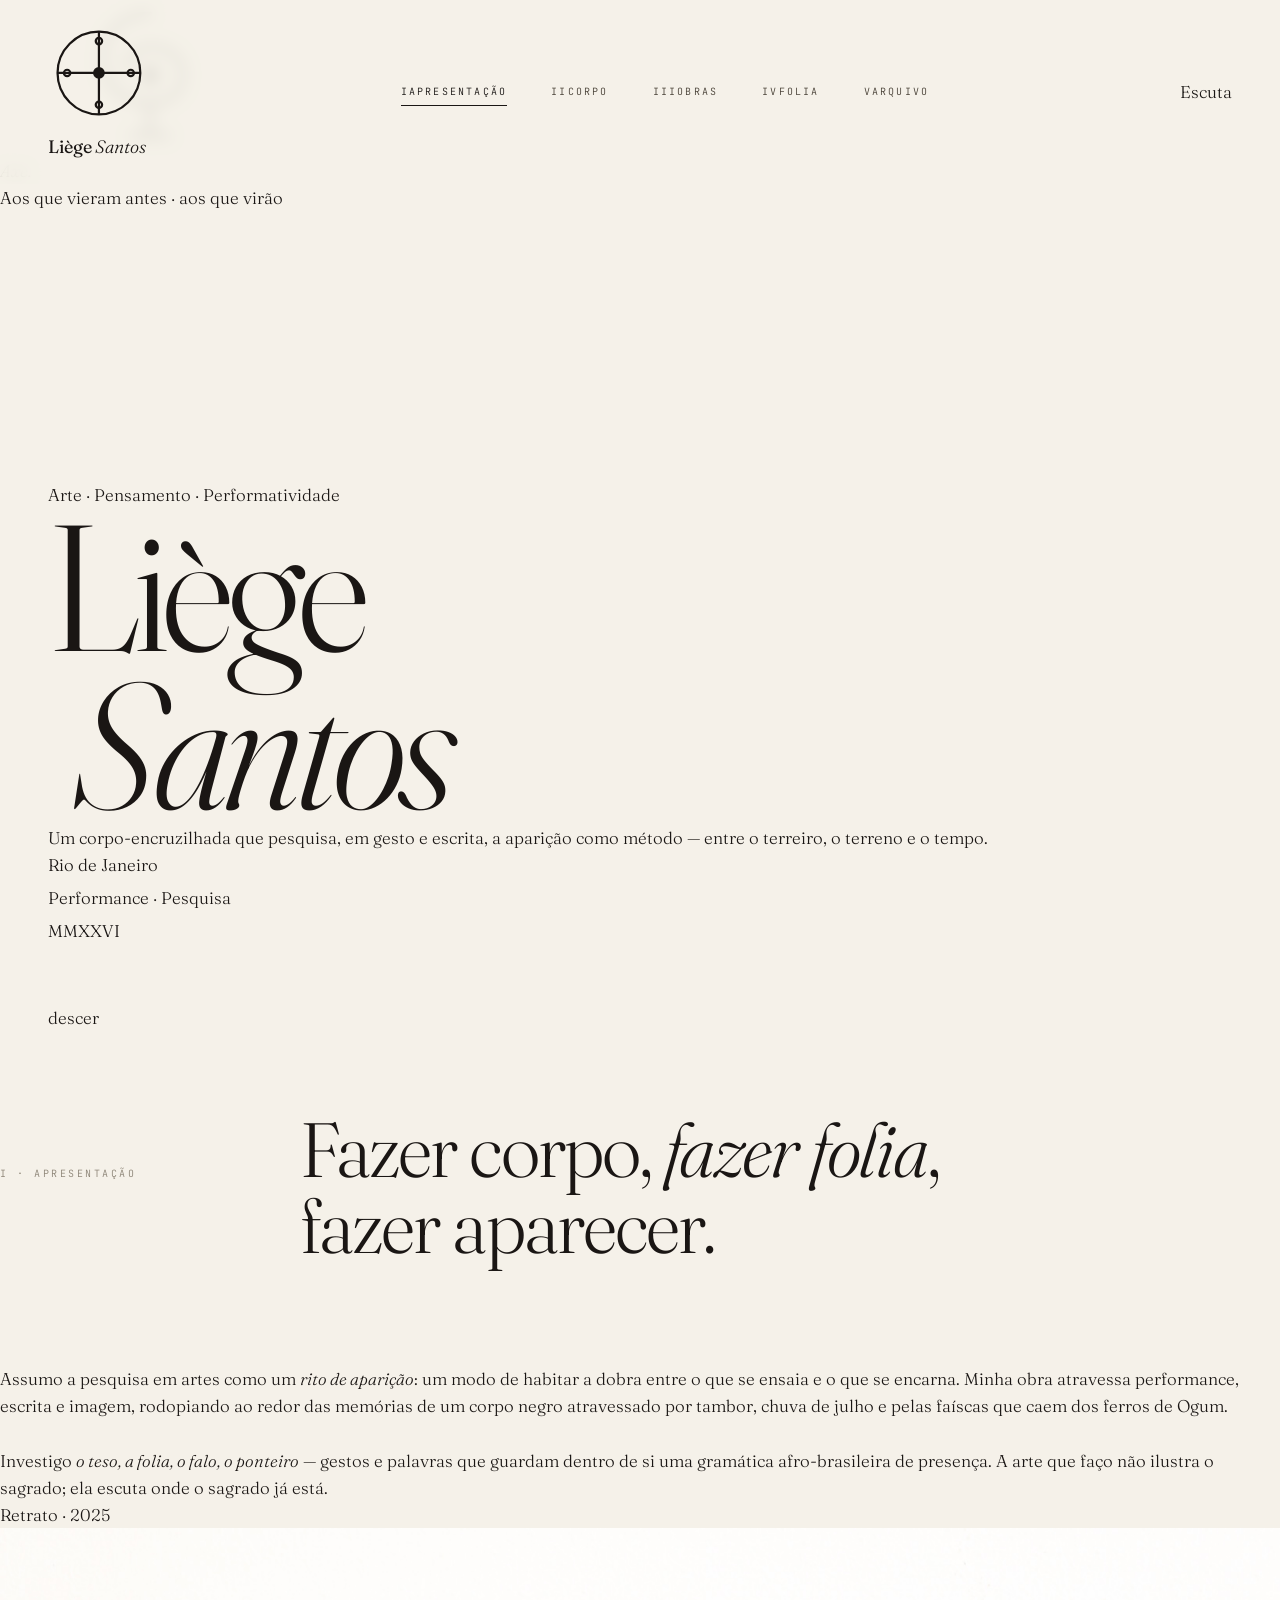
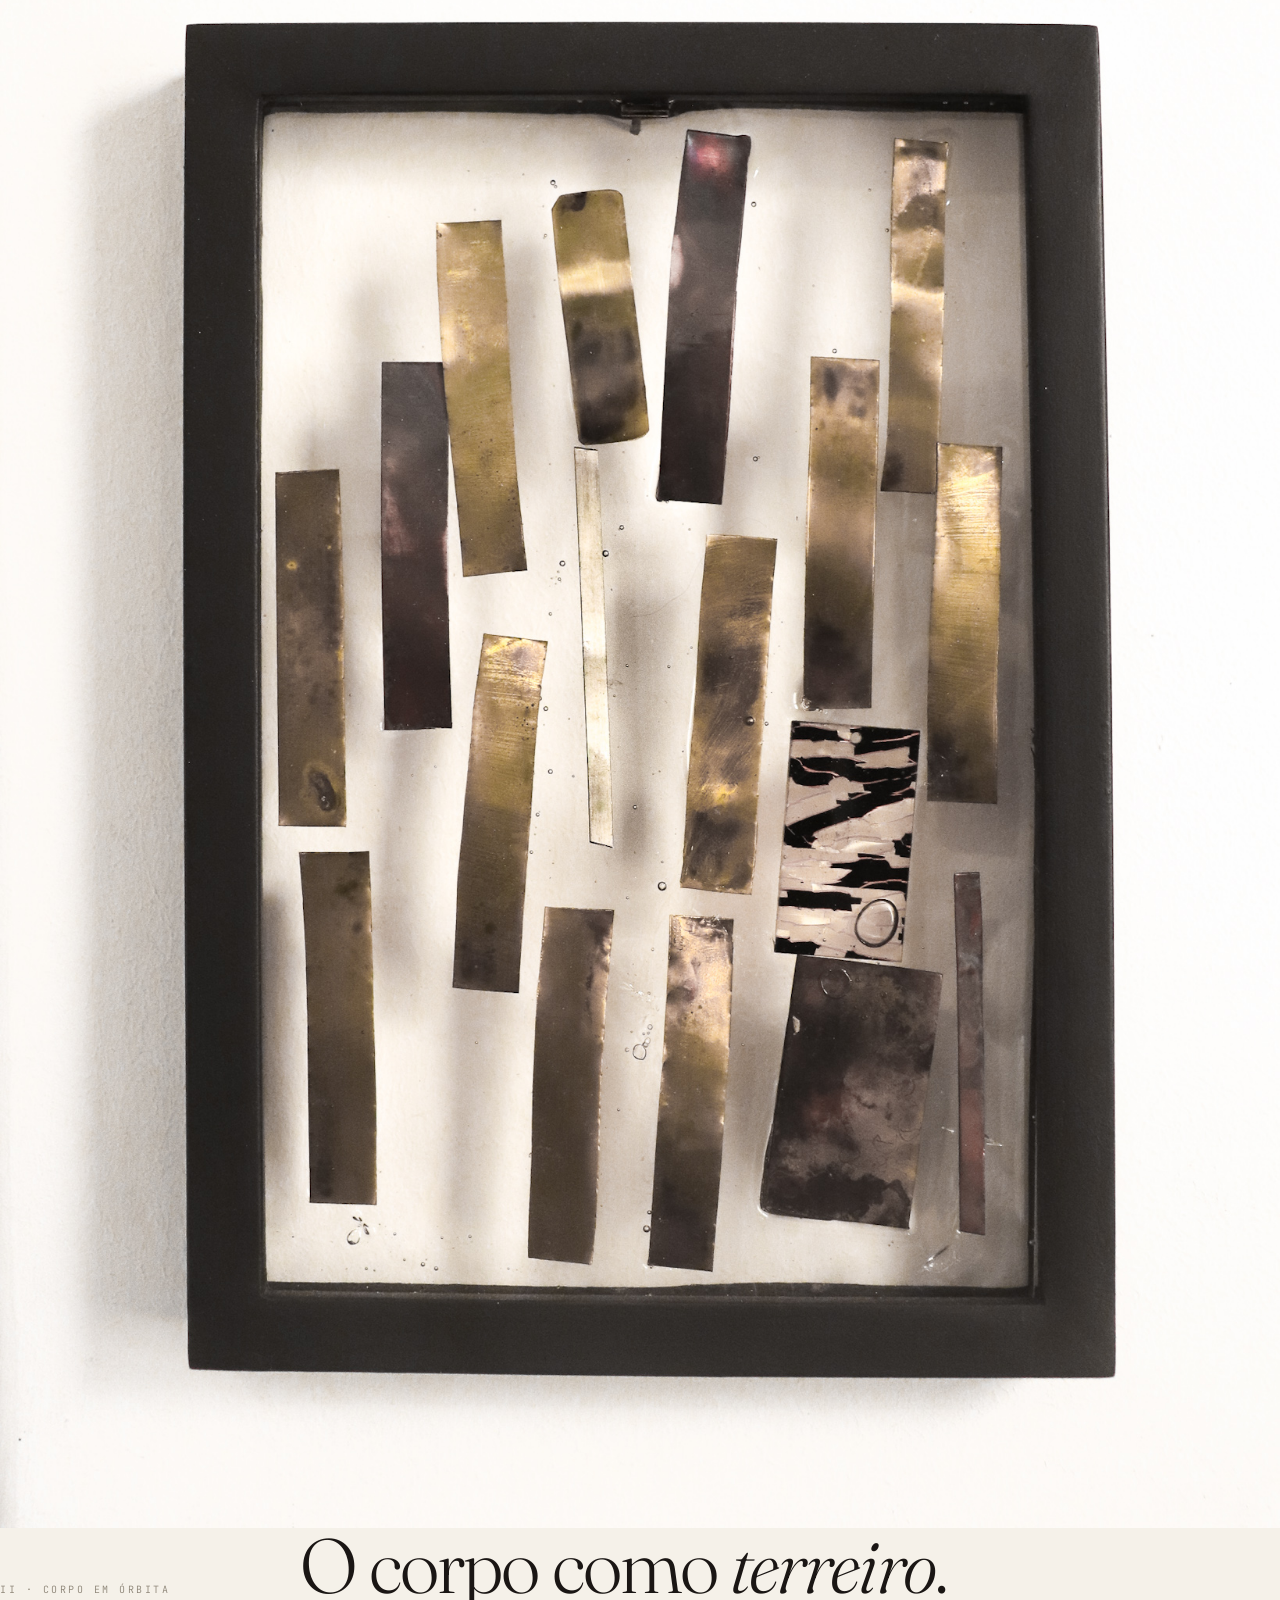
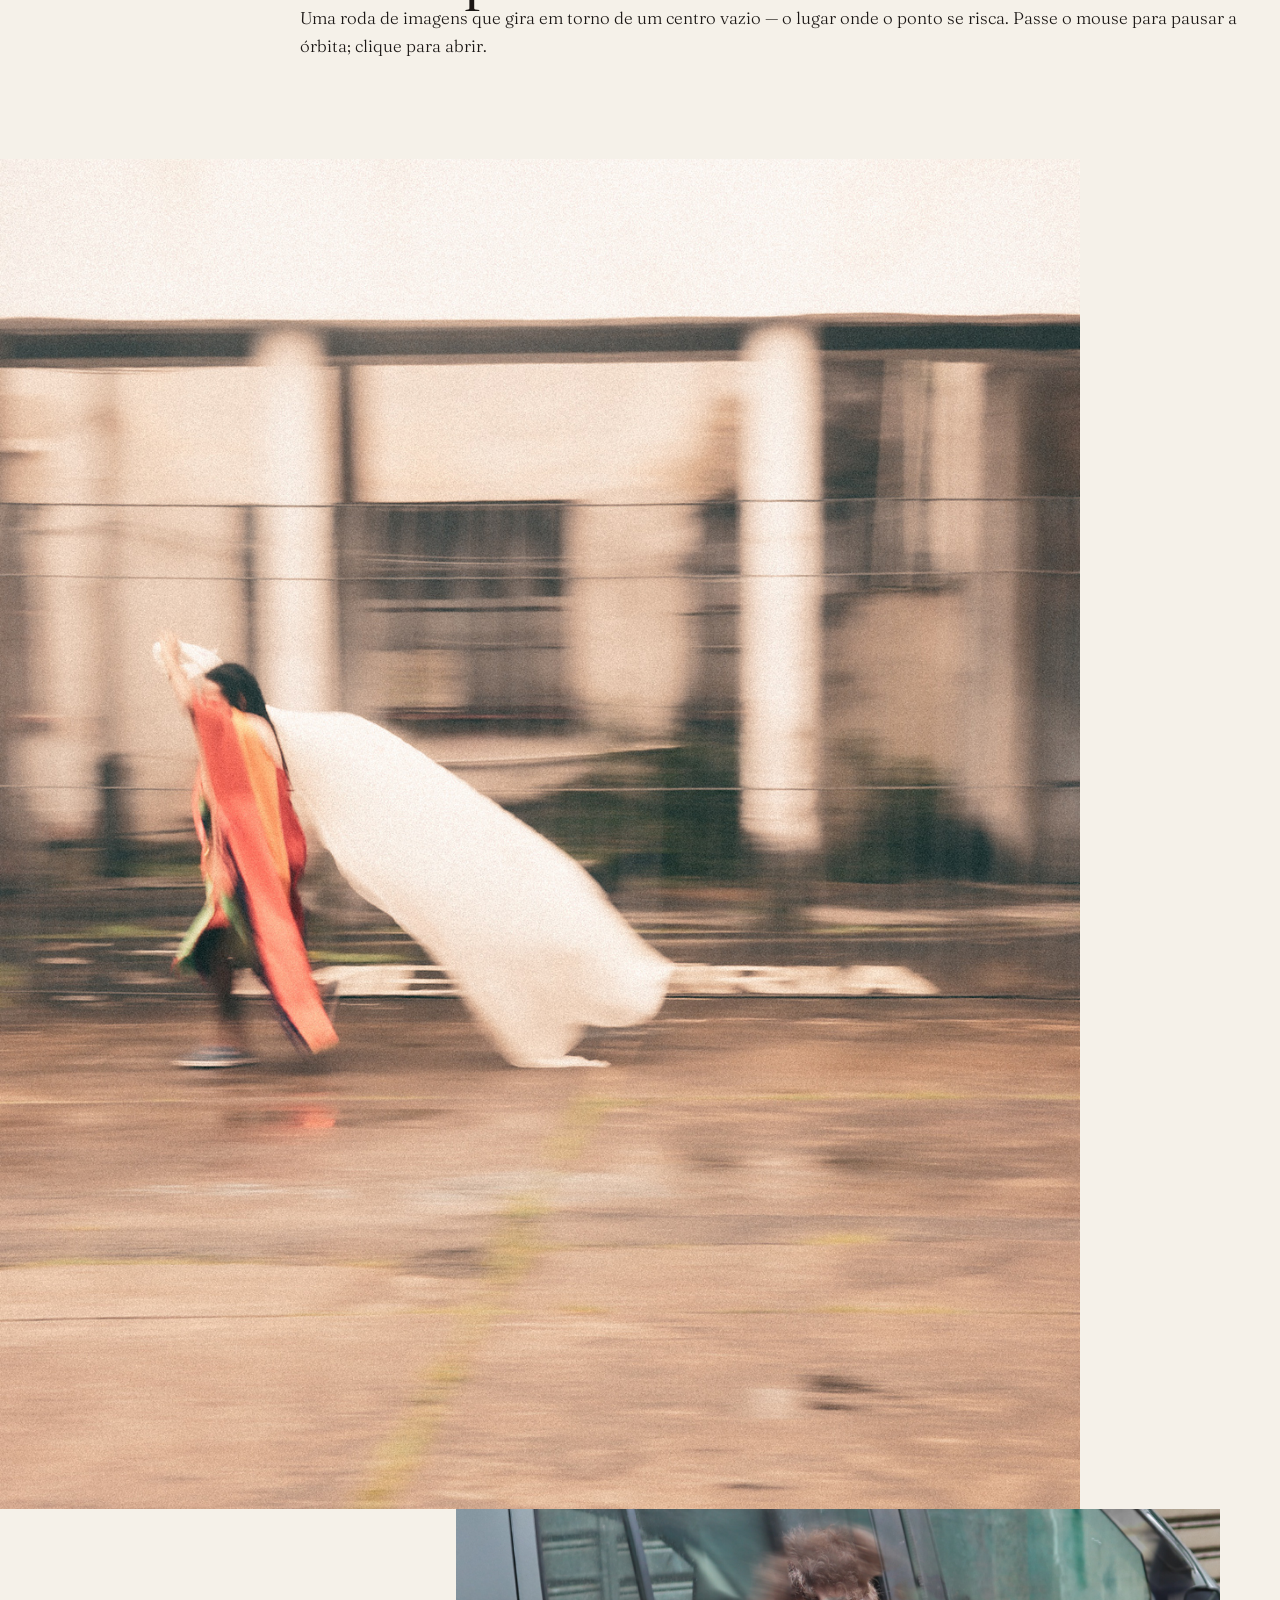
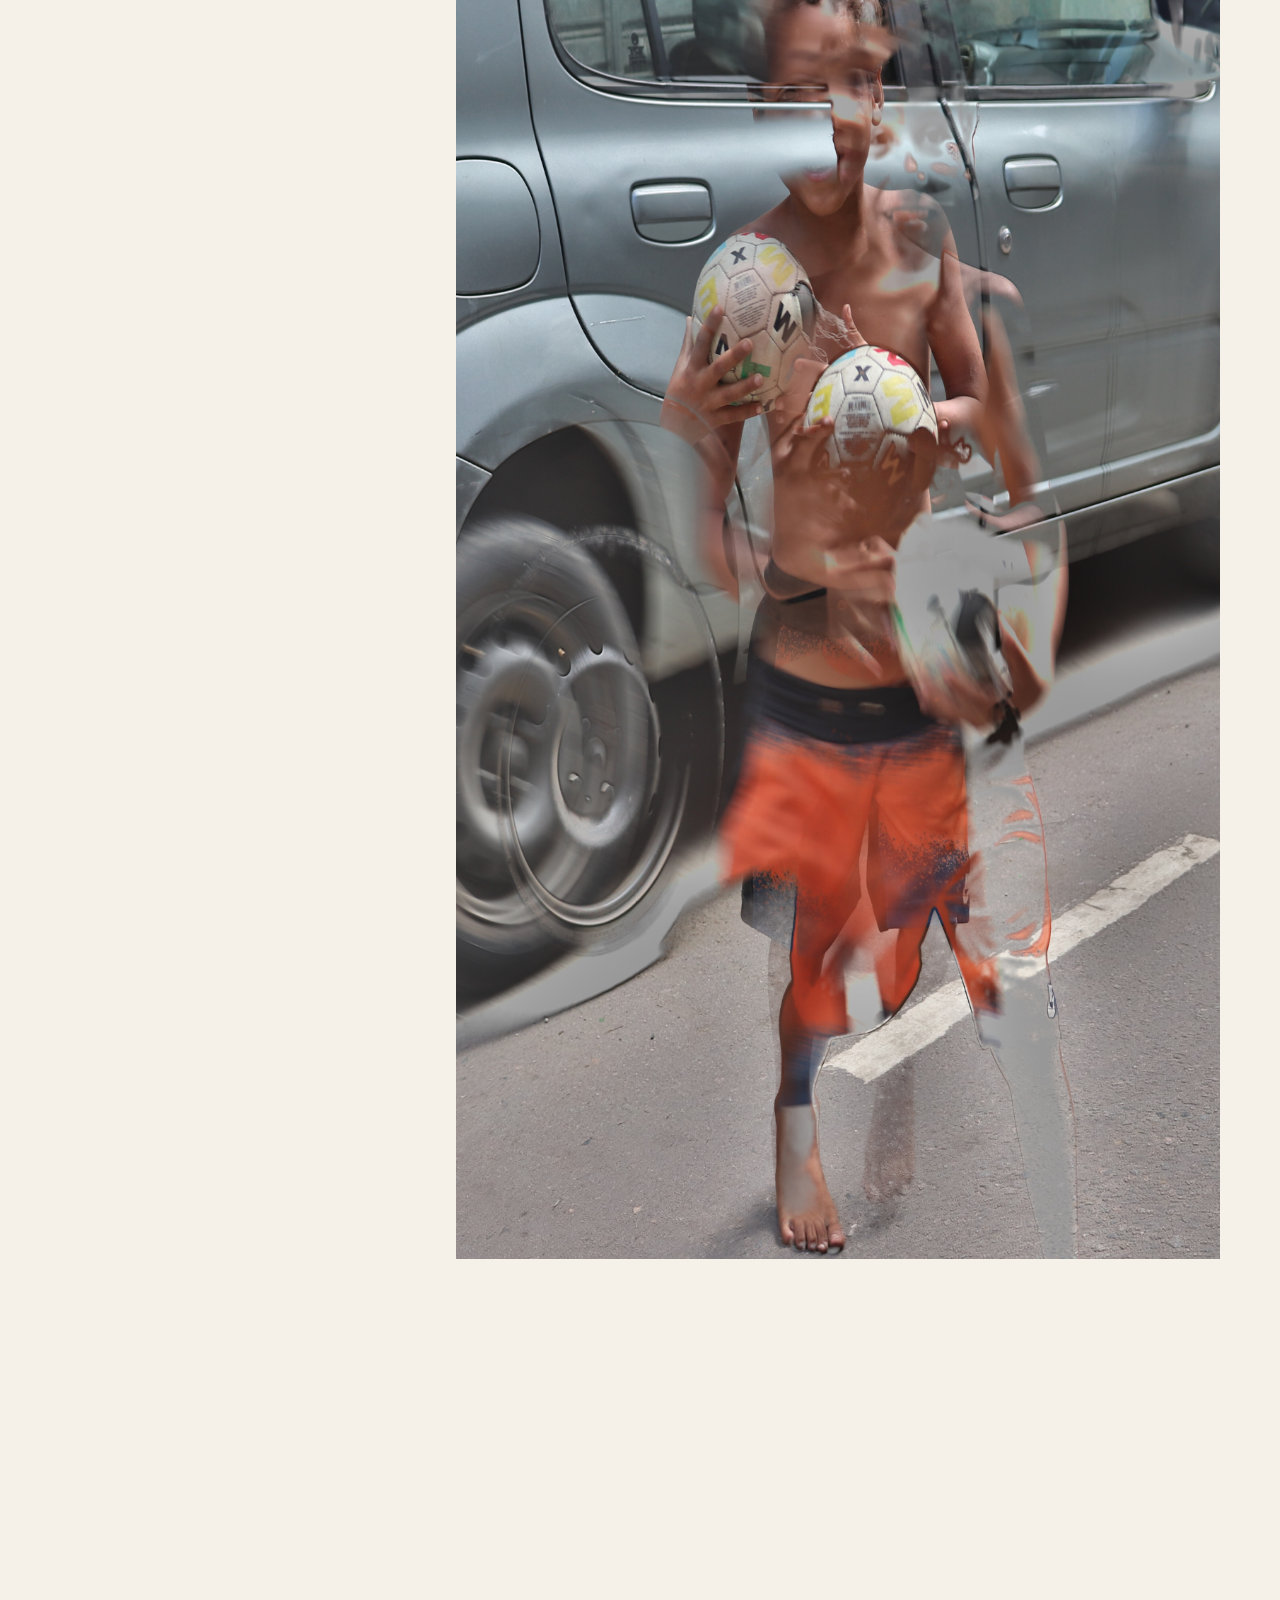
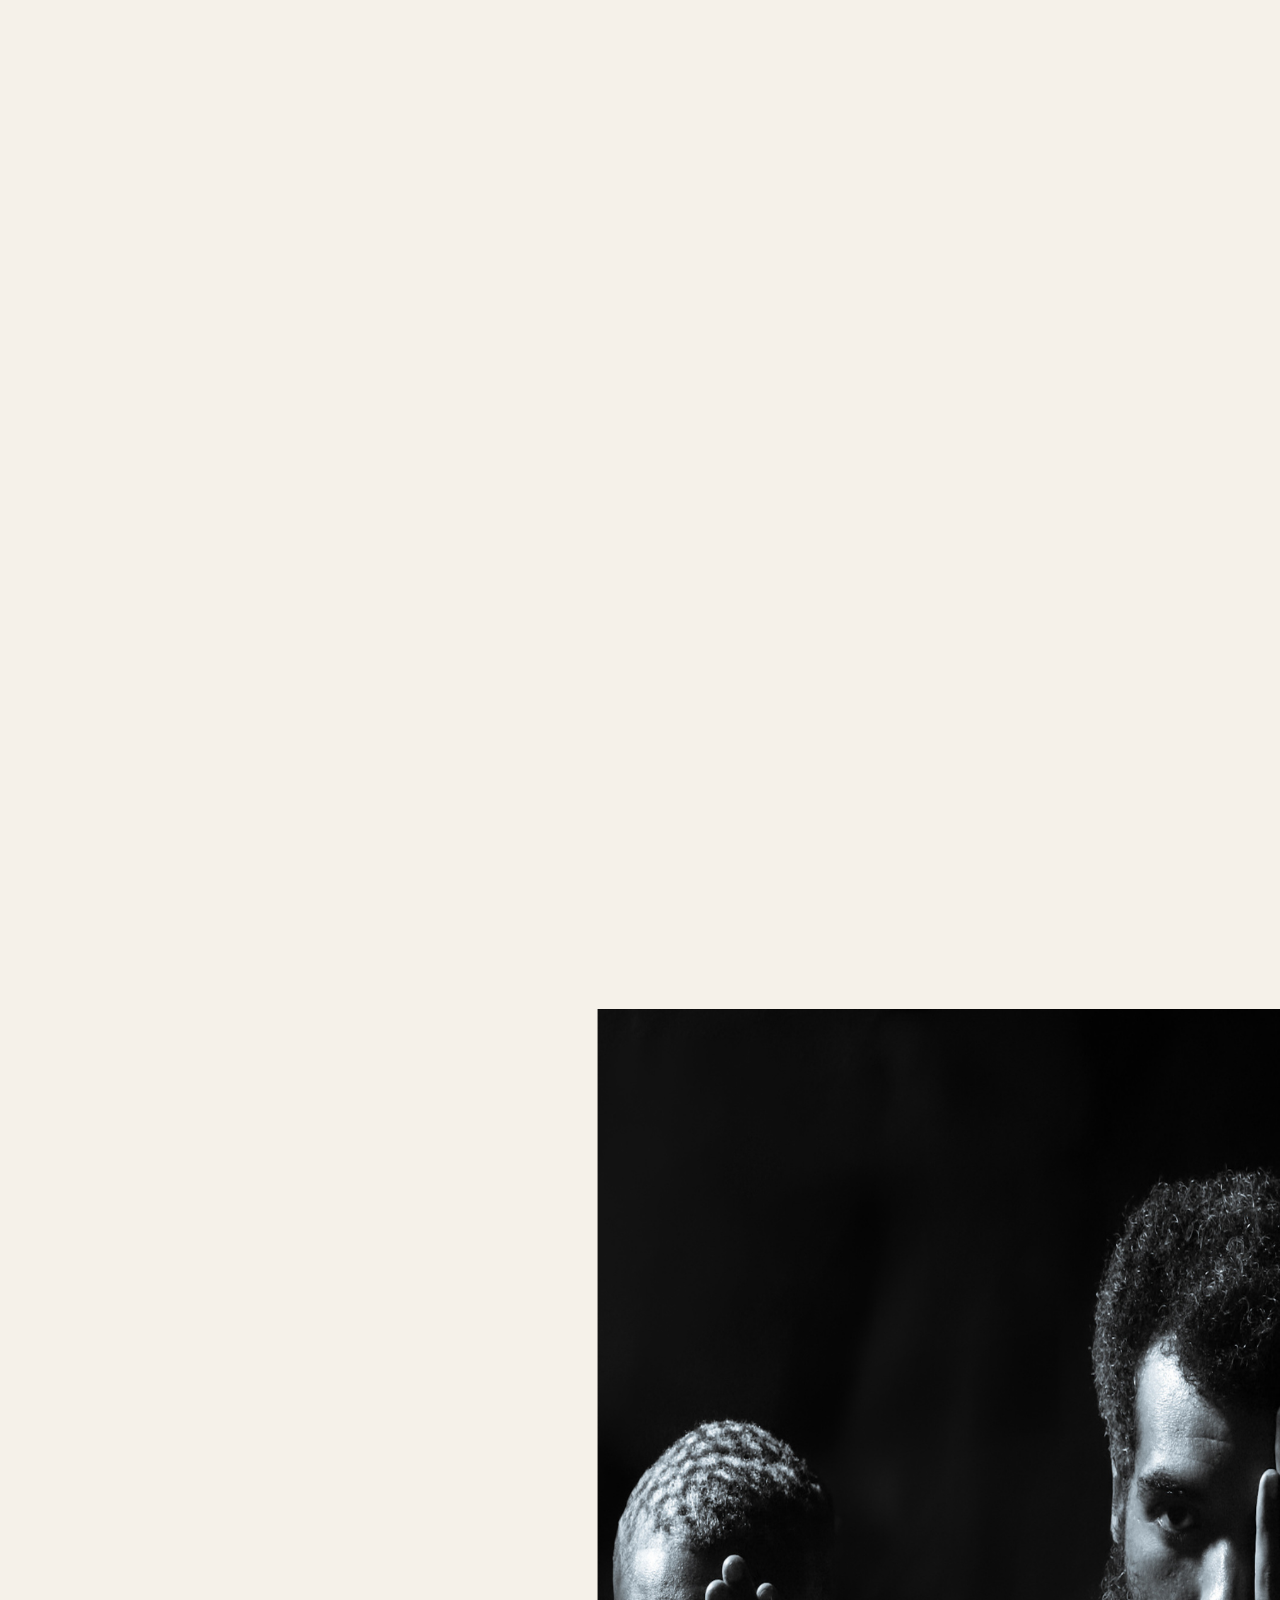
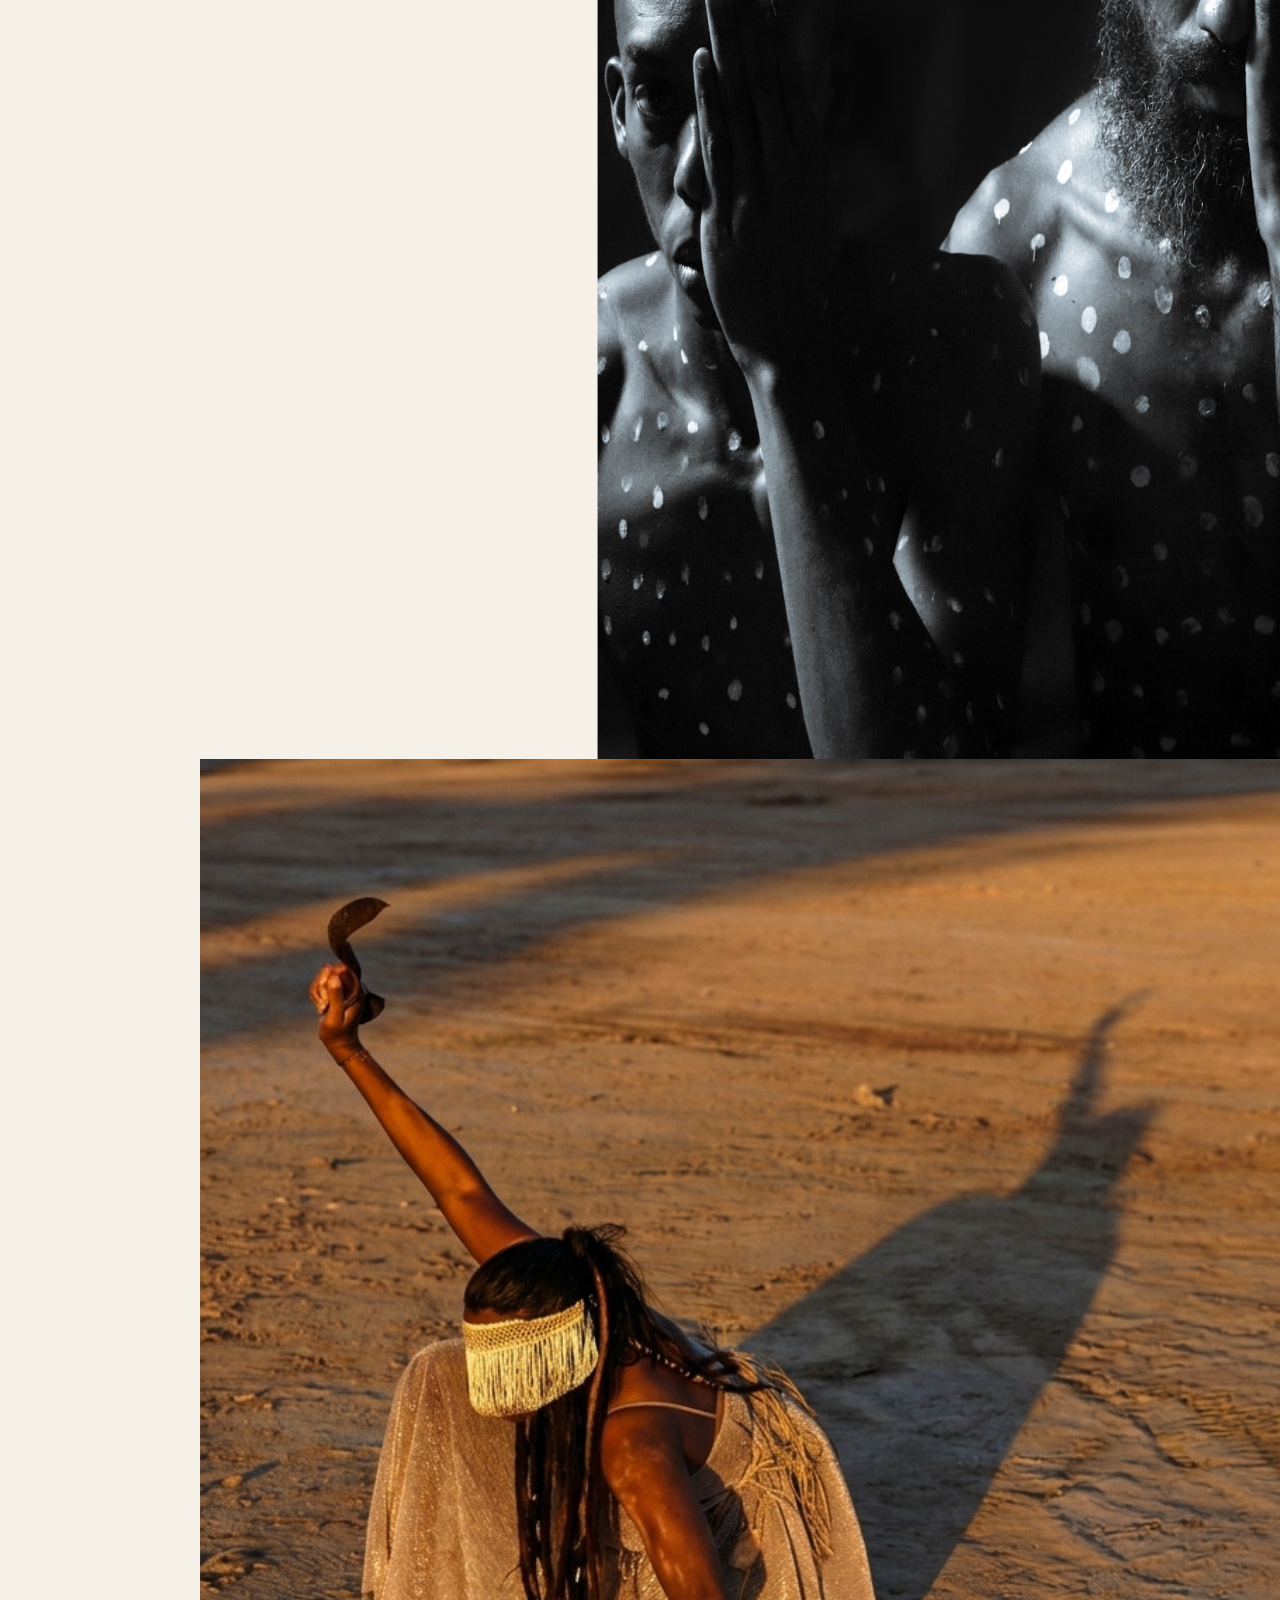
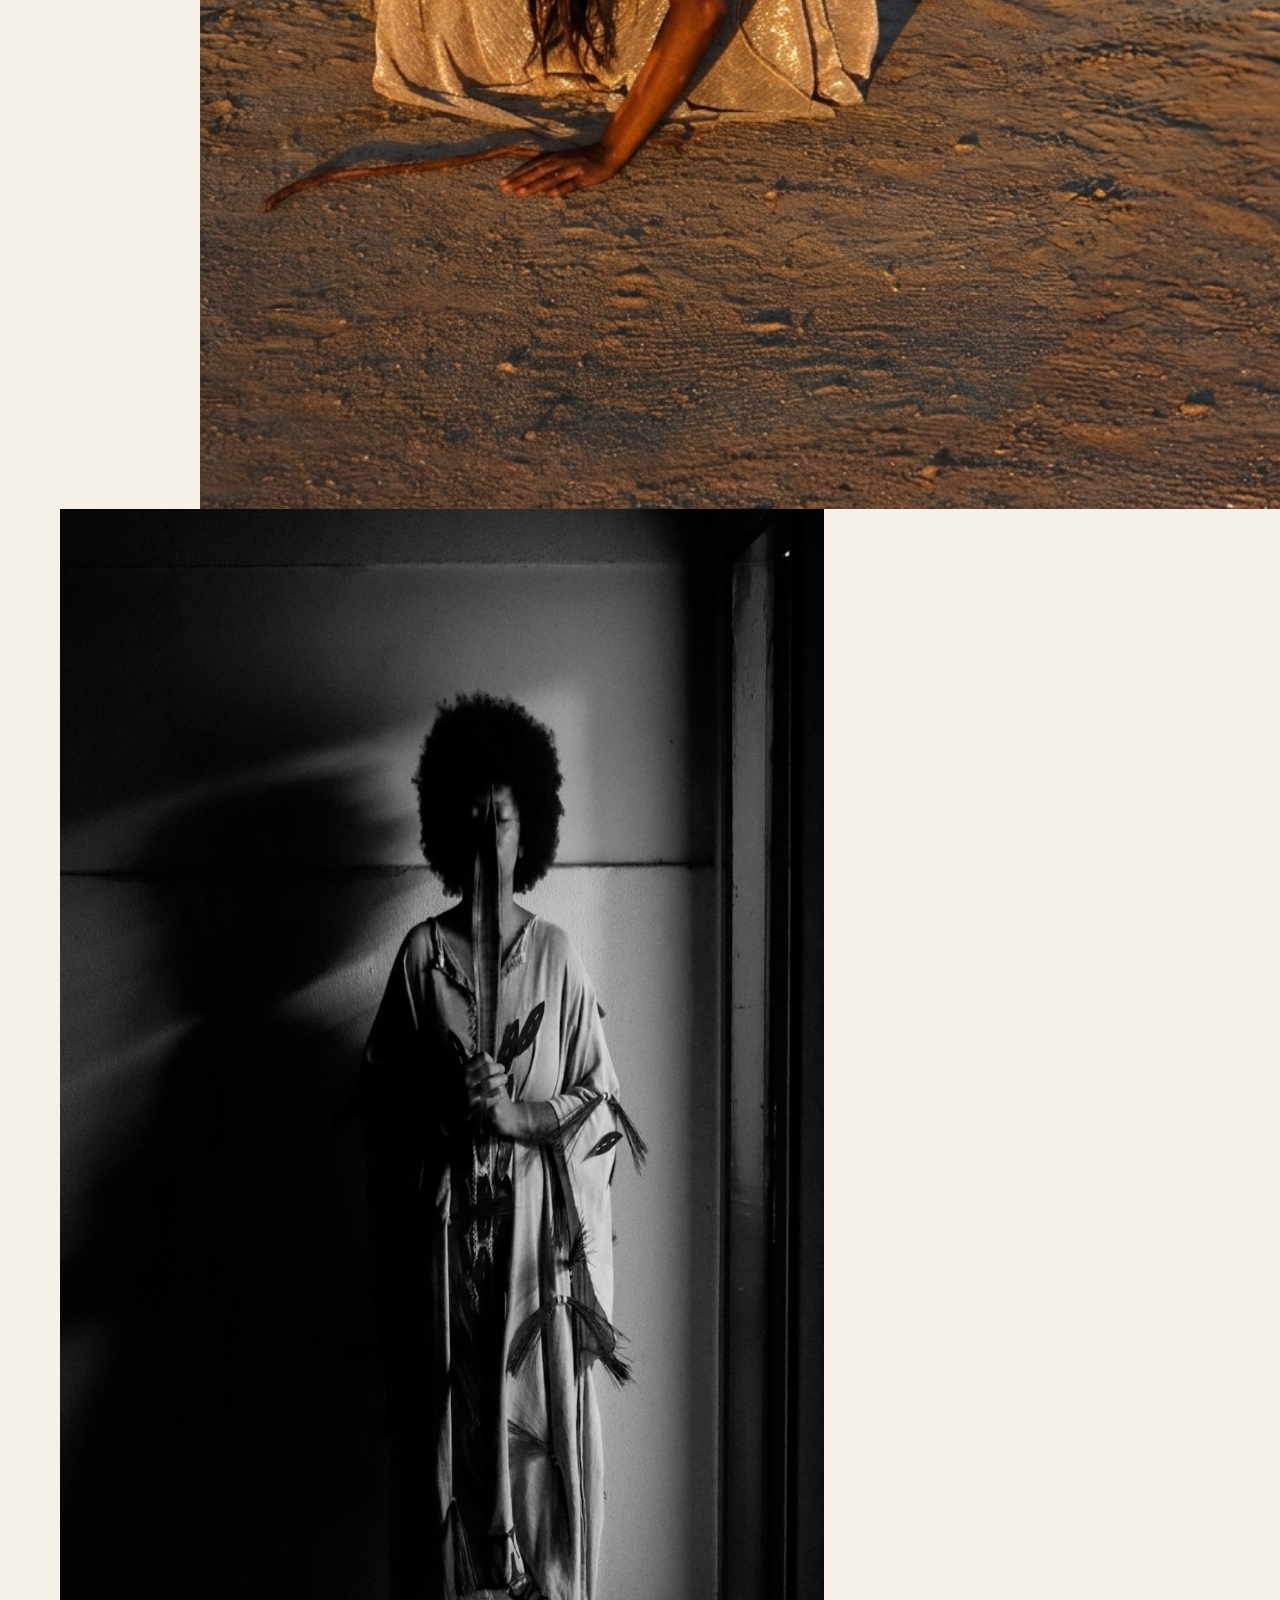
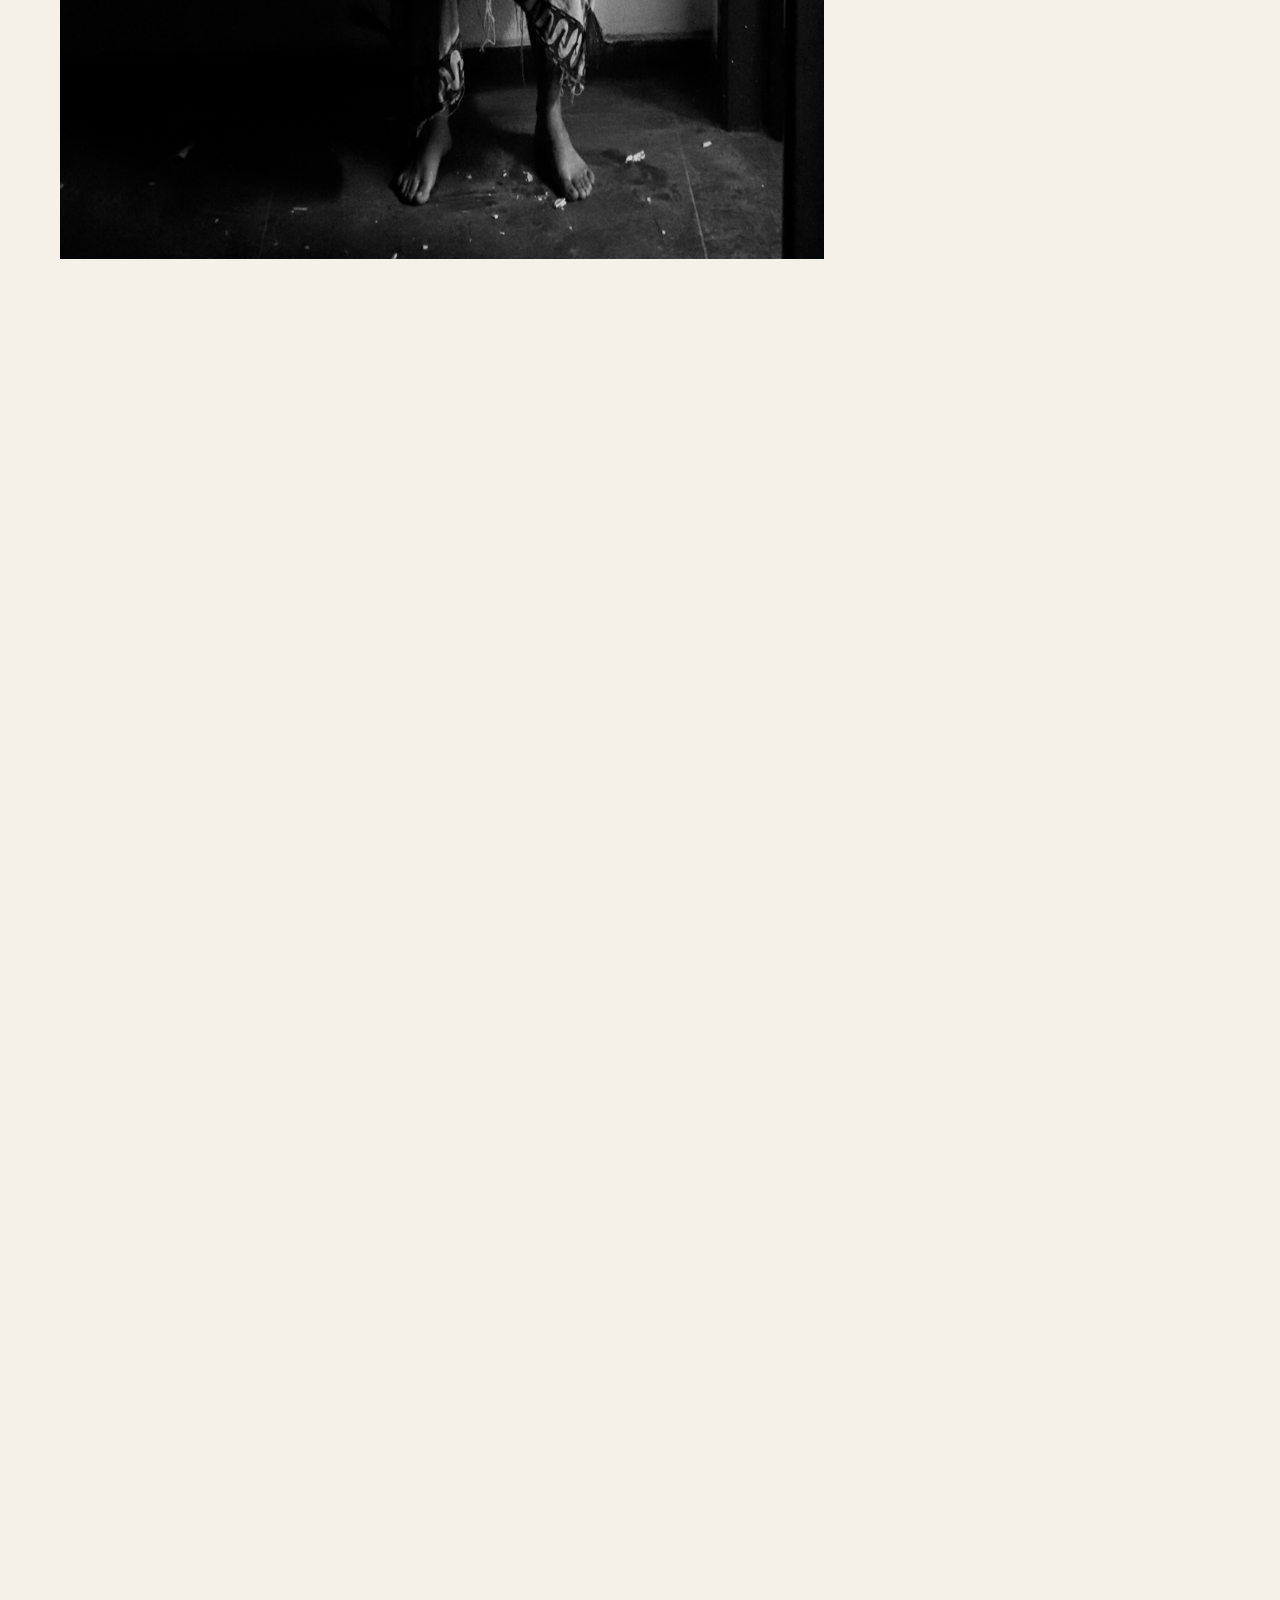
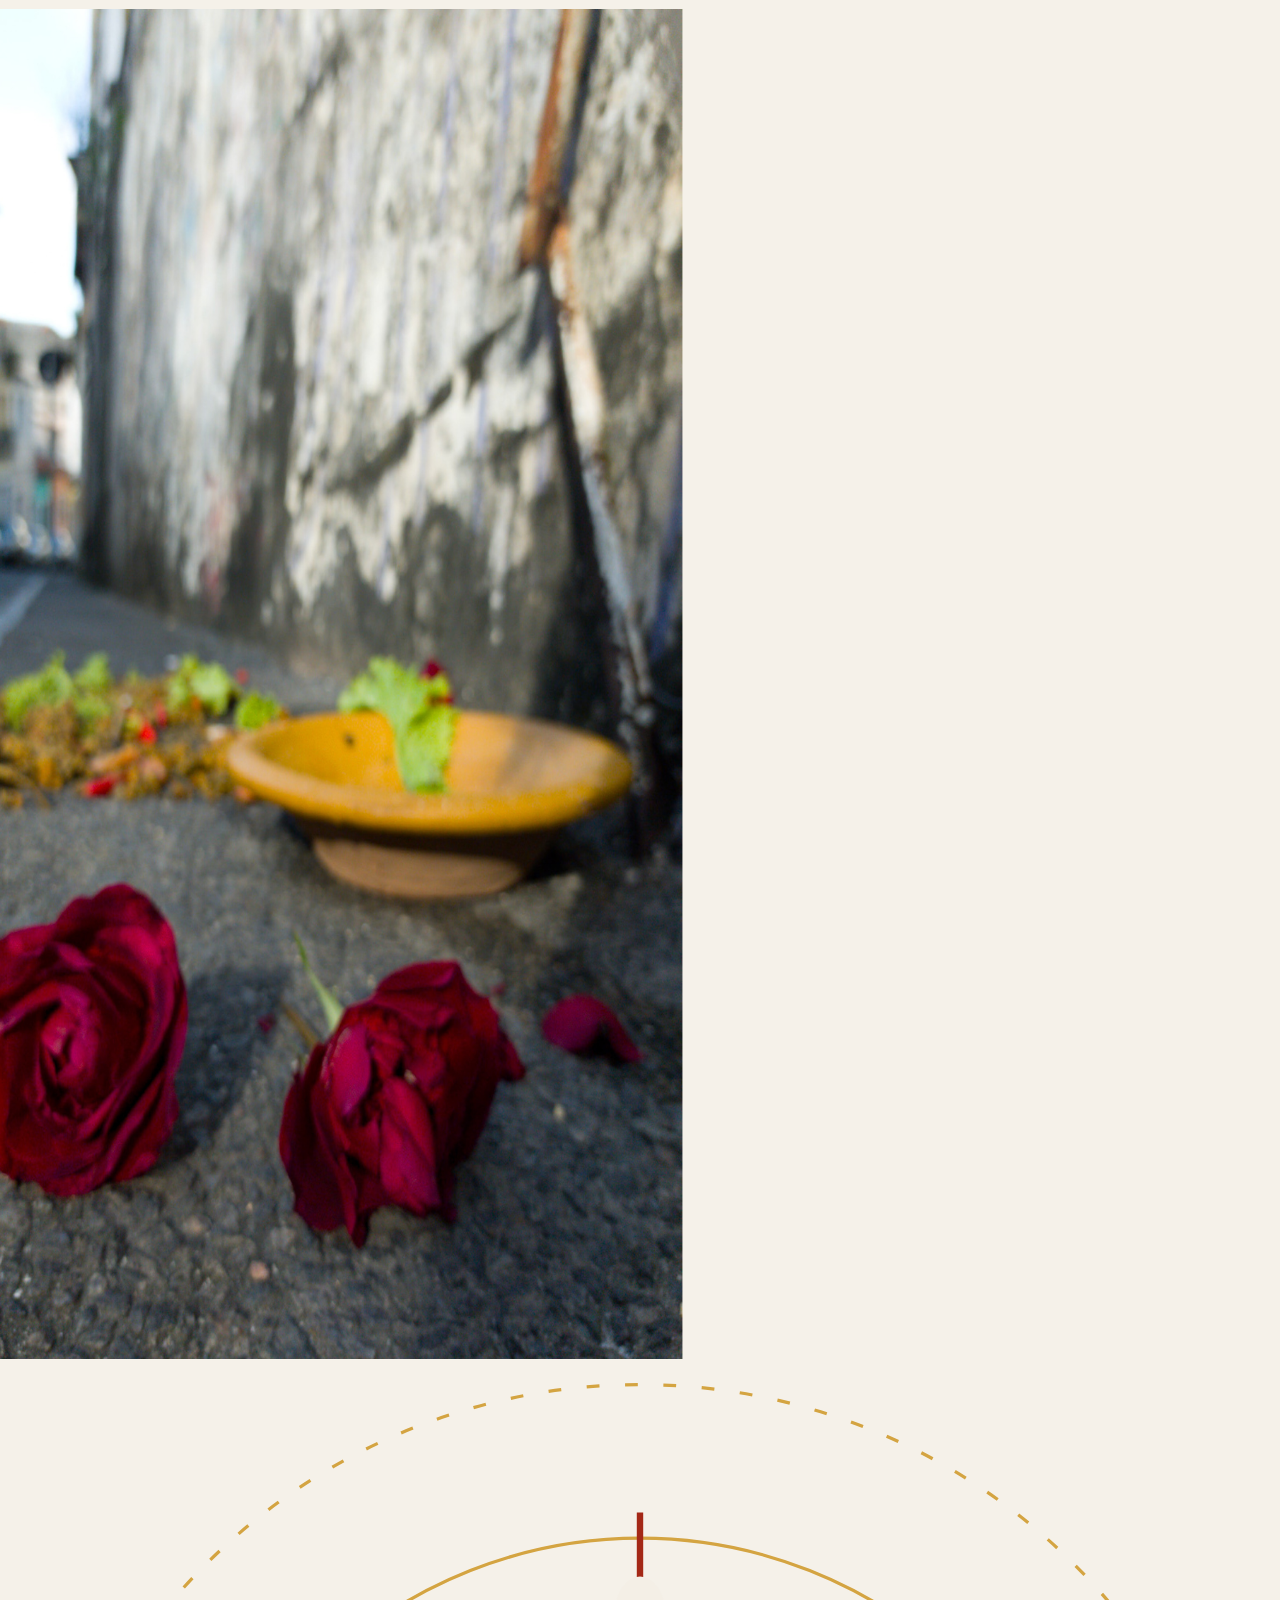
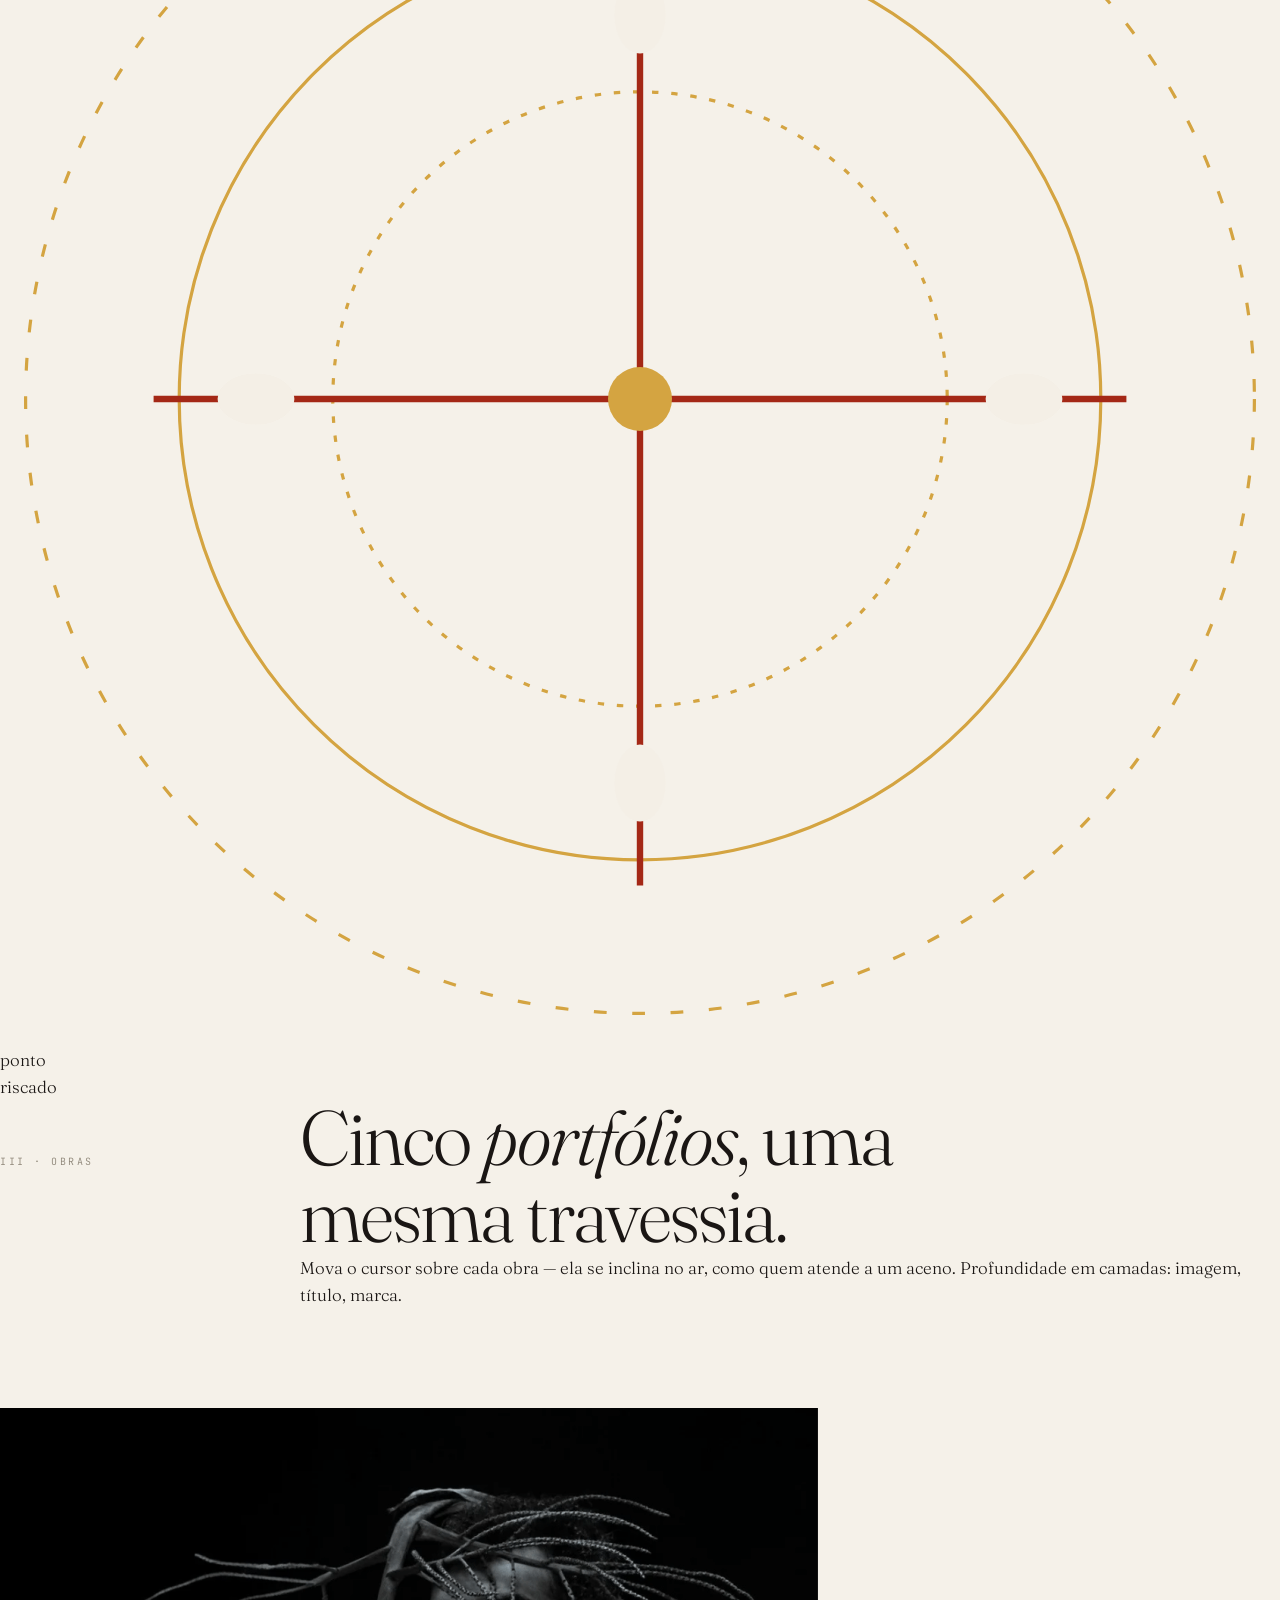
<file: index-v1-ornate.html>
<!DOCTYPE html>
<html lang="pt-BR">
<head>
<meta charset="UTF-8" />
<meta name="viewport" content="width=device-width, initial-scale=1" />
<title>Liège Santos — Arte, pensamento, performatividade</title>
<link rel="preconnect" href="https://fonts.googleapis.com" />
<link rel="preconnect" href="https://fonts.gstatic.com" crossorigin />
<link href="https://fonts.googleapis.com/css2?family=Fraunces:ital,opsz,wght@0,9..144,300;0,9..144,400;0,9..144,500;1,9..144,300;1,9..144,400&family=Jost:wght@300;400;500&family=JetBrains+Mono:wght@400;500&display=swap" rel="stylesheet" />
<link rel="stylesheet" href="styles.css" />
</head>
<body>

<!-- Shared SVG defs: adinkra sigils, pemba filter -->
<svg width="0" height="0" style="position:absolute" aria-hidden="true">
  <defs>
    <!-- Pemba chalk-rough filter for divider line -->
    <filter id="pemba-rough" x="-10%" y="-50%" width="120%" height="200%">
      <feTurbulence type="fractalNoise" baseFrequency="0.9" numOctaves="2" seed="3"/>
      <feDisplacementMap in="SourceGraphic" scale="1.4"/>
    </filter>

    <!-- Gye Nyame — "exceto Deus/a divindade suprema" — supremacia do sagrado -->
    <symbol id="adinkra-gye" viewBox="0 0 64 64">
      <g fill="none" stroke="currentColor" stroke-width="2" stroke-linecap="round" stroke-linejoin="round">
        <path d="M32 6 C20 6 12 14 12 26 C12 36 20 44 32 44 C40 44 46 40 46 32"/>
        <path d="M46 32 C46 24 40 20 32 20 C26 20 22 24 22 30"/>
        <circle cx="32" cy="32" r="4" fill="currentColor" stroke="none"/>
        <path d="M32 44 L32 58 M24 58 L40 58"/>
      </g>
    </symbol>

    <!-- Sankofa (heart form) — voltar para buscar o que ficou -->
    <symbol id="adinkra-sankofa" viewBox="0 0 64 64">
      <g fill="none" stroke="currentColor" stroke-width="2" stroke-linecap="round" stroke-linejoin="round">
        <path d="M32 10 C22 10 14 18 14 30 C14 42 22 50 32 50 C42 50 50 42 50 32"/>
        <path d="M32 10 L32 28 L44 22"/>
        <path d="M50 32 L46 28 M50 32 L46 36"/>
        <circle cx="32" cy="40" r="2" fill="currentColor" stroke="none"/>
      </g>
    </symbol>

    <!-- Ponto riscado (cruz encruzilhada) -->
    <symbol id="sigil-ponto" viewBox="0 0 64 64">
      <g fill="none" stroke="currentColor" stroke-width="1.4">
        <circle cx="32" cy="32" r="26"/>
        <path d="M32 6 L32 58 M6 32 L58 32"/>
        <circle cx="32" cy="32" r="3" fill="currentColor"/>
        <circle cx="32" cy="12" r="2"/>
        <circle cx="52" cy="32" r="2"/>
        <circle cx="32" cy="52" r="2"/>
        <circle cx="12" cy="32" r="2"/>
      </g>
    </symbol>

    <!-- Dwennimmen (chifres do carneiro) — força, humildade -->
    <symbol id="adinkra-dwen" viewBox="0 0 64 64">
      <g fill="none" stroke="currentColor" stroke-width="1.6" stroke-linecap="round">
        <path d="M16 40 C10 40 8 34 14 30 C20 26 22 34 18 38"/>
        <path d="M48 40 C54 40 56 34 50 30 C44 26 42 34 46 38"/>
        <path d="M16 40 C16 48 24 54 32 54 C40 54 48 48 48 40"/>
        <circle cx="32" cy="18" r="6"/>
        <path d="M32 24 L32 42"/>
      </g>
    </symbol>

    <!-- Nkyinkyim (caminho sinuoso) -->
    <symbol id="adinkra-path" viewBox="0 0 64 64">
      <path d="M8 32 C16 20 24 44 32 32 C40 20 48 44 56 32" fill="none" stroke="currentColor" stroke-width="2" stroke-linecap="round"/>
      <circle cx="8" cy="32" r="2" fill="currentColor"/>
      <circle cx="56" cy="32" r="2" fill="currentColor"/>
    </symbol>

    <!-- Oferenda — folha com conta -->
    <symbol id="oferenda-folha" viewBox="0 0 64 64">
      <g fill="none" stroke="currentColor" stroke-width="1.2">
        <path d="M8 56 C8 30 26 12 50 10 C48 34 30 52 8 56 Z"/>
        <path d="M8 56 L40 24"/>
        <circle cx="22" cy="42" r="2" fill="currentColor"/>
        <circle cx="32" cy="32" r="1.5" fill="currentColor"/>
      </g>
    </symbol>

    <!-- Búzio -->
    <symbol id="oferenda-buzio" viewBox="0 0 64 64">
      <g fill="none" stroke="currentColor" stroke-width="1.2">
        <ellipse cx="32" cy="32" rx="14" ry="22"/>
        <path d="M32 12 L32 52"/>
        <path d="M26 22 C30 26 34 26 38 22 M26 32 C30 36 34 36 38 32 M26 42 C30 46 34 46 38 42"/>
      </g>
    </symbol>
  </defs>
</svg>

<div class="grain"></div>
<div class="fita" aria-hidden="true"></div>

<!-- Ritual opening — invocation over-frame on first load -->
<div class="ritual-open" aria-hidden="true">
  <div class="inner">
    <svg class="adinkra"><use href="#adinkra-gye"/></svg>
    <div class="salve"><em>Axé.</em></div>
    <div class="salve-sub">Aos que vieram antes · aos que virão</div>
  </div>
</div>

<!-- Scroll-progress (fita do Bonfim) -->
<div class="progress" aria-hidden="true"><span id="progressBar"></span></div>

<!-- Refined nav -->
<nav class="nav" id="topNav">
  <a href="#top" class="brand">
    <span class="glyph"><svg viewBox="0 0 64 64"><use href="#sigil-ponto"/></svg></span>
    <span><em>Liège</em> Santos</span>
  </a>
  <ul class="nav-items">
    <li><a href="#manifesto" data-num="I"><span class="num">I</span>Apresentação</a></li>
    <li><a href="#orbita" data-num="II"><span class="num">II</span>Corpo</a></li>
    <li><a href="#obras" data-num="III"><span class="num">III</span>Obras</a></li>
    <li><a href="#folia" data-num="IV"><span class="num">IV</span>Folia</a></li>
    <li><a href="#arquivo" data-num="V"><span class="num">V</span>Arquivo</a></li>
  </ul>
  <a href="#contato" class="contato-btn">Escuta</a>
  <button class="nav-mobile-btn" id="navMobileBtn" aria-label="Abrir menu">Menu</button>
</nav>

<!-- Mobile fullscreen menu -->
<div class="mobile-menu" id="mobileMenu">
  <button class="close" id="mobileMenuClose" aria-label="Fechar">Fechar</button>
  <a href="#manifesto"><span class="num">I</span><em>Apresentação</em></a>
  <a href="#orbita"><span class="num">II</span><em>Corpo</em></a>
  <a href="#obras"><span class="num">III</span><em>Obras</em></a>
  <a href="#folia"><span class="num">IV</span><em>Folia</em></a>
  <a href="#arquivo"><span class="num">V</span><em>Arquivo</em></a>
  <a href="#contato"><span class="num">VI</span><em>Escuta</em></a>
</div>

<!-- ============================================ HERO ============================================ -->
<header class="hero" id="top">
  <div class="hero-bg"></div>
  <div class="buzios" id="buzios"></div>
  <div class="hero-content">
    <div class="hero-kicker">Arte · Pensamento · Performatividade</div>
    <h1 class="hero-title">Liège <em>Santos</em></h1>
    <p class="hero-sub">Um corpo-encruzilhada que pesquisa, em gesto e escrita, a aparição como método — entre o terreiro, o terreno e o tempo.</p>
    <div class="hero-meta">
      <span>Rio de Janeiro</span>
      <span>Performance · Pesquisa</span>
      <span>MMXXVI</span>
    </div>
  </div>
  <div class="scroll-cue">
    <span>descer</span>
    <span class="line"></span>
  </div>
</header>

<!-- ============================================ MANIFESTO ============================================ -->
<section class="manifesto" id="manifesto">
  <div class="section-head">
    <div class="section-num">I · Apresentação</div>
    <h2 class="section-title">Fazer corpo, <em>fazer folia</em>, fazer aparecer.</h2>
  </div>
  <div class="manifesto-grid">
    <div class="manifesto-text">
      <span class="drop">A</span>ssumo a pesquisa em artes como um <em>rito de aparição</em>: um modo de habitar a dobra entre o que se ensaia e o que se encarna. Minha obra atravessa performance, escrita e imagem, rodopiando ao redor das memórias de um corpo negro atravessado por tambor, chuva de julho e pelas faíscas que caem dos ferros de Ogum.
      <br><br>
      Investigo <em>o teso, a folia, o falo, o ponteiro</em> — gestos e palavras que guardam dentro de si uma gramática afro-brasileira de presença. A arte que faço não ilustra o sagrado; ela escuta onde o sagrado já está.
    </div>
    <div class="manifesto-portrait">
      <div class="tag">Retrato · 2025</div>
      <img src="img/retrato.jpg" alt="Liège Santos" />
      <div class="frame"></div>
    </div>
  </div>
</section>

<!-- ============================================ ORBITAL GALLERY — CORPO ============================================ -->
<section class="orbital" id="orbita">
  <div class="section-head">
    <div class="section-num">II · Corpo em órbita</div>
    <div>
      <h2 class="section-title">O corpo como <em>terreiro</em>.</h2>
      <p class="section-intro">Uma roda de imagens que gira em torno de um centro vazio — o lugar onde o ponto se risca. Passe o mouse para pausar a órbita; clique para abrir.</p>
    </div>
  </div>

  <div class="orbit-stage">
    <div class="orbit-ring" id="orbitRing">
      <div class="orbit-card" data-label="Aparição · 2024" style="--angle: 0deg"><img src="img/corpo-1.png" alt="" /></div>
      <div class="orbit-card" data-label="Teso · 2023" style="--angle: 45deg"><img src="img/corpo-2.png" alt="" /></div>
      <div class="orbit-card" data-label="Folia · 2024" style="--angle: 90deg"><img src="img/corpo-3.png" alt="" /></div>
      <div class="orbit-card" data-label="Ritual · 2025" style="--angle: 135deg"><img src="img/corpo-4.png" alt="" /></div>
      <div class="orbit-card" data-label="Ponteiro · 2023" style="--angle: 180deg"><img src="img/corpo-5.png" alt="" /></div>
      <div class="orbit-card" data-label="Falo · 2024" style="--angle: 225deg"><img src="img/corpo-6.png" alt="" /></div>
      <div class="orbit-card" data-label="Chuva · 2025" style="--angle: 270deg"><img src="img/corpo-7.png" alt="" /></div>
      <div class="orbit-card" data-label="Encruzilhada · 2025" style="--angle: 315deg"><img src="img/corpo-8.png" alt="" /></div>
    </div>
    <div class="orbit-center">
      <svg viewBox="0 0 200 200" fill="none">
        <circle cx="100" cy="100" r="96" stroke="#d4a441" stroke-width="0.5" stroke-dasharray="2 4" />
        <circle cx="100" cy="100" r="72" stroke="#d4a441" stroke-width="0.5" />
        <circle cx="100" cy="100" r="48" stroke="#d4a441" stroke-width="0.5" stroke-dasharray="1 2" />
        <!-- Ponto-riscado: cross with four cowries -->
        <line x1="100" y1="24" x2="100" y2="176" stroke="#a42816" stroke-width="1" />
        <line x1="24" y1="100" x2="176" y2="100" stroke="#a42816" stroke-width="1" />
        <circle cx="100" cy="100" r="5" fill="#d4a441" />
        <ellipse cx="100" cy="40" rx="4" ry="6" fill="#f4efe6" />
        <ellipse cx="160" cy="100" rx="6" ry="4" fill="#f4efe6" />
        <ellipse cx="100" cy="160" rx="4" ry="6" fill="#f4efe6" />
        <ellipse cx="40" cy="100" rx="6" ry="4" fill="#f4efe6" />
      </svg>
      <div class="label">ponto<br/>riscado</div>
    </div>
  </div>
</section>

<!-- ============================================ PORTFOLIO — TILT ============================================ -->
<section class="portfolio" id="obras">
  <div class="section-head">
    <div class="section-num">III · Obras</div>
    <div>
      <h2 class="section-title">Cinco <em>portfólios</em>, uma mesma travessia.</h2>
      <p class="section-intro">Mova o cursor sobre cada obra — ela se inclina no ar, como quem atende a um aceno. Profundidade em camadas: imagem, título, marca.</p>
    </div>
  </div>

  <div class="portfolio-grid">

    <article class="tilt span-7" data-depth>
      <div class="tilt-inner">
        <div class="tilt-bg"><img src="img/teso.png" alt="Teso" /></div>
        <svg class="tilt-layer sigil" viewBox="0 0 36 36" fill="none" stroke="currentColor" stroke-width="1">
          <circle cx="18" cy="18" r="16" /><path d="M6 18 L30 18 M18 6 L18 30" /><circle cx="18" cy="18" r="3" fill="currentColor"/>
        </svg>
        <div class="tilt-layer corner">01 · Performance</div>
        <div class="tilt-layer title"><em>Obra</em>Teso</div>
        <div class="tilt-shine"></div>
      </div>
    </article>

    <article class="tilt span-5 tall" data-depth>
      <div class="tilt-inner">
        <div class="tilt-bg"><img src="img/falo.png" alt="Falo" /></div>
        <svg class="tilt-layer sigil" viewBox="0 0 36 36" fill="none" stroke="currentColor" stroke-width="1">
          <path d="M18 4 L18 32 M10 10 L26 10 M8 20 L28 20" /><circle cx="18" cy="26" r="3"/>
        </svg>
        <div class="tilt-layer corner">02 · Instalação</div>
        <div class="tilt-layer title"><em>Obra</em>Falo</div>
        <div class="tilt-shine"></div>
      </div>
    </article>

    <article class="tilt span-4" data-depth>
      <div class="tilt-inner">
        <div class="tilt-bg"><img src="img/ritual-1.png" alt="Ritual" /></div>
        <svg class="tilt-layer sigil" viewBox="0 0 36 36" fill="none" stroke="currentColor" stroke-width="1">
          <circle cx="18" cy="18" r="14" /><circle cx="18" cy="18" r="8" /><circle cx="18" cy="18" r="2" fill="currentColor"/>
        </svg>
        <div class="tilt-layer corner">03 · Pesquisa</div>
        <div class="tilt-layer title"><em>Método</em>Aparição</div>
        <div class="tilt-shine"></div>
      </div>
    </article>

    <article class="tilt span-4" data-depth>
      <div class="tilt-inner">
        <div class="tilt-bg"><img src="img/ritual-2.png" alt="Ritual 2" /></div>
        <svg class="tilt-layer sigil" viewBox="0 0 36 36" fill="none" stroke="currentColor" stroke-width="1">
          <path d="M6 30 L18 6 L30 30 Z" /><circle cx="18" cy="22" r="2" fill="currentColor"/>
        </svg>
        <div class="tilt-layer corner">04 · Corpo</div>
        <div class="tilt-layer title"><em>Série</em>Chuva</div>
        <div class="tilt-shine"></div>
      </div>
    </article>

    <article class="tilt span-4" data-depth>
      <div class="tilt-inner">
        <div class="tilt-bg"><img src="img/ritual-3.png" alt="Ritual 3" /></div>
        <svg class="tilt-layer sigil" viewBox="0 0 36 36" fill="none" stroke="currentColor" stroke-width="1">
          <path d="M6 18 Q18 6 30 18 Q18 30 6 18 Z" /><circle cx="18" cy="18" r="3" fill="currentColor"/>
        </svg>
        <div class="tilt-layer corner">05 · Vídeo</div>
        <div class="tilt-layer title"><em>Série</em>Travessia</div>
        <div class="tilt-shine"></div>
      </div>
    </article>

    <article class="tilt span-5 wide" data-depth>
      <div class="tilt-inner">
        <div class="tilt-bg"><img src="img/aparicao.png" alt="Aparição" /></div>
        <svg class="tilt-layer sigil" viewBox="0 0 36 36" fill="none" stroke="currentColor" stroke-width="1">
          <circle cx="18" cy="18" r="14" stroke-dasharray="2 2"/><circle cx="18" cy="18" r="5"/>
        </svg>
        <div class="tilt-layer corner">06 · Publicação</div>
        <div class="tilt-layer title"><em>Livro · 2024</em>Aparição como método</div>
        <div class="tilt-shine"></div>
      </div>
    </article>

    <article class="tilt span-7 wide" data-depth>
      <div class="tilt-inner">
        <div class="tilt-bg"><img src="img/folia.png" alt="Folia" /></div>
        <svg class="tilt-layer sigil" viewBox="0 0 36 36" fill="none" stroke="currentColor" stroke-width="1">
          <path d="M6 18 L12 24 L18 12 L24 24 L30 18" /><circle cx="18" cy="6" r="2" fill="currentColor"/>
        </svg>
        <div class="tilt-layer corner">07 · Exposição</div>
        <div class="tilt-layer title"><em>Obra coletiva</em>Folia</div>
        <div class="tilt-shine"></div>
      </div>
    </article>

  </div>
</section>

<!-- ============================================ CURTAIN — FOLIA ============================================ -->
<section class="curtain-section" id="folia">
  <div class="section-head" style="padding-bottom: 80px;">
    <div class="section-num" style="color: var(--oxum); border-bottom-color: var(--oxum);">IV · Cortina de véu</div>
    <h2 class="section-title" style="color: var(--oxala)">O véu que aparece é <em style="color: var(--oxum)">o véu que cobre.</em></h2>
  </div>
  <div class="curtain-wrap">
    <div class="curtain-text">
      <h3>Folia <span>— um mistério em três panos.</span></h3>
      <p>O tecido que voa, a cor que pulsa, o rosto que se anuncia por trás do pano. Folia é o nome que se dá ao que aparece dançando.</p>
      <p>Passe o mouse sobre a imagem ao lado: o véu se abre — e embaixo dele, o corpo que estava ali desde o começo.</p>
      <div class="year">Performance/fotografia · 2024 · Rio de Janeiro</div>
    </div>
    <div class="curtain-photo">
      <img class="layer-back" src="img/folia.png" alt="Folia descoberto" />
      <img class="layer-front" src="img/aparicao.png" alt="Folia velado" />
      <div class="caption">Véu → corpo · passe o cursor</div>
    </div>
  </div>
</section>

<!-- ============================================ PONTEIRO — DEPTH STACK ============================================ -->
<section class="ponteiro-stage">
  <div class="ponteiro-head">
    <div class="kicker">V · Ponteiro · Profundidade</div>
    <h3>Três camadas, <em>um mesmo ponto</em>.</h3>
  </div>
  <div class="ponteiro-wrap">
    <div class="ponteiro-card" id="ponteiroCard">
      <div class="ponteiro-slab s-back"><img src="img/ponteiro.jpg" alt="" /></div>
      <div class="ponteiro-slab s-mid"><img src="img/ponteiro.jpg" alt="" /></div>
      <div class="ponteiro-slab s-front"><img src="img/ponteiro.jpg" alt="Ponteiro" /></div>
      <div class="ponteiro-caption"><strong>Ponteiro · 2023</strong>O gesto que fura o tempo.</div>
    </div>
  </div>
</section>

<!-- ============================================ ARQUIVO / TIMELINE ============================================ -->
<section class="timeline" id="arquivo">
  <div class="section-head">
    <div class="section-num">VI · Arquivo</div>
    <div>
      <h2 class="section-title">Exposições &amp; <em>publicações</em>.</h2>
      <p class="section-intro">Um registro parcial de aparições — entre galerias, livros, terreiros e páginas.</p>
    </div>
  </div>
  <div class="timeline-wrap">
    <ul class="timeline-list">
      <li class="timeline-item">
        <div class="timeline-year">2026</div>
        <div class="timeline-title"><em>Aparição como método</em> de pesquisa em artes · 2ª edição</div>
        <div class="timeline-kind">Livro</div>
      </li>
      <li class="timeline-item">
        <div class="timeline-year">2025</div>
        <div class="timeline-title">Folia — exposição individual · <em>Galeria Espaço</em>, Rio de Janeiro</div>
        <div class="timeline-kind">Exposição</div>
      </li>
      <li class="timeline-item">
        <div class="timeline-year">2025</div>
        <div class="timeline-title">Corpo que aparece, corpo que <em>riscou o ponto</em> · ensaio</div>
        <div class="timeline-kind">Publicação</div>
      </li>
      <li class="timeline-item">
        <div class="timeline-year">2024</div>
        <div class="timeline-title">Teso · performance e videoinstalação · <em>MAM Rio</em></div>
        <div class="timeline-kind">Performance</div>
      </li>
      <li class="timeline-item">
        <div class="timeline-year">2024</div>
        <div class="timeline-title">Falo — intervenção em parede branca · <em>coletiva “Pano de fundo”</em></div>
        <div class="timeline-kind">Instalação</div>
      </li>
      <li class="timeline-item">
        <div class="timeline-year">2023</div>
        <div class="timeline-title">Ponteiro — série fotográfica em <em>três tempos</em></div>
        <div class="timeline-kind">Fotografia</div>
      </li>
      <li class="timeline-item">
        <div class="timeline-year">2023</div>
        <div class="timeline-title">Curadoria · <em>“O que o terreiro ensina ao museu”</em> · ciclo de conversas</div>
        <div class="timeline-kind">Curadoria</div>
      </li>
      <li class="timeline-item">
        <div class="timeline-year">2022</div>
        <div class="timeline-title">Início da pesquisa de doutorado — <em>corpo, escrita, aparição</em></div>
        <div class="timeline-kind">Acadêmico</div>
      </li>
    </ul>
  </div>
</section>

<!-- ============================================ FOOTER ============================================ -->
<footer id="contato">
  <div class="footer-inner">
    <div>
      <div class="footer-brand"><em>Liège</em> Santos<small>Arte · Pensamento · Performatividade — Rio de Janeiro</small></div>
    </div>
    <div class="footer-col">
      <h5>Escuta</h5>
      <ul>
        <li><a href="mailto:liegesantos@gmail.com">liegesantos@gmail.com</a></li>
        <li><a href="https://w.app/apbwd4">WhatsApp</a></li>
        <li><a href="https://www.instagram.com/liege_santos">@liege_santos</a></li>
      </ul>
    </div>
    <div class="footer-col">
      <h5>Visita</h5>
      <ul>
        <li><a href="#manifesto">Apresentação</a></li>
        <li><a href="#obras">Obras</a></li>
        <li><a href="#arquivo">Arquivo</a></li>
        <li><a href="#folia">Folia</a></li>
      </ul>
    </div>
  </div>
  <div class="footer-bottom">
    <span>© MMXXVI · Liège Santos</span>
    <span>Axé · Rio de Janeiro</span>
  </div>
</footer>

<script>
// ============================================
// Scroll progress bar + nav pill + active link
// ============================================
(function(){
  const nav = document.getElementById('topNav');
  const bar = document.getElementById('progressBar');
  const links = document.querySelectorAll('.nav-items a, .mobile-menu a');
  const sectionIds = ['manifesto','orbita','obras','folia','arquivo','contato'];

  function onScroll(){
    const y = window.scrollY;
    const h = document.documentElement.scrollHeight - window.innerHeight;
    bar.style.width = Math.min(100, (y / Math.max(1,h)) * 100) + '%';
    if (y > 60) nav.classList.add('scrolled');
    else nav.classList.remove('scrolled');

    // active section
    let current = sectionIds[0];
    const probe = y + window.innerHeight * 0.35;
    for (const id of sectionIds) {
      const el = document.getElementById(id);
      if (el && el.offsetTop <= probe) current = id;
    }
    links.forEach(a => {
      const href = a.getAttribute('href');
      if (href === '#' + current) a.classList.add('active');
      else a.classList.remove('active');
    });
  }
  window.addEventListener('scroll', onScroll, { passive: true });
  onScroll();

  // Mobile menu
  const btn = document.getElementById('navMobileBtn');
  const menu = document.getElementById('mobileMenu');
  const closeBtn = document.getElementById('mobileMenuClose');
  if (btn && menu) {
    btn.addEventListener('click', () => menu.classList.add('open'));
    closeBtn.addEventListener('click', () => menu.classList.remove('open'));
    menu.querySelectorAll('a').forEach(a =>
      a.addEventListener('click', () => menu.classList.remove('open'))
    );
  }
})();

// ============================================
// búzios scatter
// ============================================
(function(){
  const wrap = document.getElementById('buzios');
  const positions = [
    [8, 18], [16, 72], [22, 44], [30, 12], [38, 85], [46, 30],
    [54, 65], [62, 20], [70, 50], [78, 80], [86, 28], [92, 60],
    [12, 56], [75, 12], [48, 90], [88, 88]
  ];
  positions.forEach(([x, y], i) => {
    const b = document.createElement('div');
    b.className = 'buzio';
    b.style.left = x + '%';
    b.style.top = y + '%';
    b.style.animationDelay = (i * 0.3) + 's';
    b.style.transform = 'rotate(' + (i * 37 % 360) + 'deg)';
    wrap.appendChild(b);
  });
})();

// hero bg zoom-in trigger
requestAnimationFrame(() => {
  document.querySelector('.hero').classList.add('loaded');
});

// ============================================
// Orbital ring — position cards around circle
// ============================================
(function(){
  const ring = document.getElementById('orbitRing');
  const cards = ring.querySelectorAll('.orbit-card');
  const radius = 380;
  cards.forEach(card => {
    const angle = parseFloat(card.style.getPropertyValue('--angle')) || 0;
    card.style.transform = `rotateY(${angle}deg) translateZ(${radius}px)`;
  });
})();

// ============================================
// 3D tilt for portfolio cards
// ============================================
(function(){
  const tilts = document.querySelectorAll('.tilt');
  tilts.forEach(tilt => {
    const inner = tilt.querySelector('.tilt-inner');
    tilt.addEventListener('mousemove', (e) => {
      const r = tilt.getBoundingClientRect();
      const x = (e.clientX - r.left) / r.width;
      const y = (e.clientY - r.top) / r.height;
      const rx = (y - 0.5) * -14;
      const ry = (x - 0.5) * 16;
      inner.style.transform = `rotateX(${rx}deg) rotateY(${ry}deg) translateZ(0)`;
    });
    tilt.addEventListener('mouseleave', () => {
      inner.style.transform = 'rotateX(0) rotateY(0) translateZ(0)';
    });
  });
})();

// ============================================
// Ponteiro depth card — follow mouse
// ============================================
(function(){
  const card = document.getElementById('ponteiroCard');
  if (!card) return;
  const stage = card.closest('.ponteiro-stage');
  stage.addEventListener('mousemove', (e) => {
    const r = stage.getBoundingClientRect();
    const x = (e.clientX - r.left) / r.width - 0.5;
    const y = (e.clientY - r.top) / r.height - 0.5;
    card.style.transform = `rotateX(${y * -10}deg) rotateY(${x * 16}deg)`;
  });
  stage.addEventListener('mouseleave', () => {
    card.style.transform = 'rotateX(0) rotateY(0)';
  });
})();

// ============================================
// Reveal on scroll — simple fade+rise
// ============================================
(function(){
  const io = new IntersectionObserver((entries) => {
    entries.forEach(e => {
      if (e.isIntersecting) {
        e.target.style.opacity = '1';
        e.target.style.transform = 'translateY(0)';
        io.unobserve(e.target);
      }
    });
  }, { threshold: 0.15 });
  document.querySelectorAll('.tilt, .timeline-item, .manifesto-portrait, .manifesto-text, .curtain-photo').forEach(el => {
    el.style.opacity = '0';
    el.style.transform = 'translateY(30px)';
    el.style.transition = 'opacity 0.9s cubic-bezier(.2,.8,.2,1), transform 0.9s cubic-bezier(.2,.8,.2,1)';
    io.observe(el);
  });
})();
</script>

</body>
</html>
</file>
<file: styles.css>
/* ============================================
   Liège Santos — Portfólio minimalista
   ============================================ */

:root {
  --paper: #f5f1e9;
  --paper-warm: #ede7dd;
  --ink: #1a1614;
  --ink-soft: #463e34;
  --ink-mute: #8b8375;
  --line: #d4cbb8;
  --accent: #8a3a1c;
}

* { box-sizing: border-box; margin: 0; padding: 0; }

html { scroll-behavior: smooth; }

body {
  font-family: "Fraunces", Georgia, serif;
  font-weight: 300;
  font-size: 17px;
  line-height: 1.6;
  color: var(--ink);
  background: var(--paper);
  -webkit-font-smoothing: antialiased;
  text-rendering: optimizeLegibility;
}

img { max-width: 100%; display: block; }
a { color: inherit; text-decoration: none; }
::selection { background: var(--ink); color: var(--paper); }

.mono {
  font-family: "JetBrains Mono", monospace;
  font-size: 10px;
  letter-spacing: 0.22em;
  text-transform: uppercase;
  color: var(--ink-mute);
  font-weight: 400;
}

/* ============================================
   NAV
   ============================================ */
.nav {
  position: fixed; top: 0; left: 0; right: 0;
  z-index: 100;
  display: flex;
  justify-content: space-between;
  align-items: center;
  padding: 22px 48px;
  background: rgba(245,241,233,0.92);
  backdrop-filter: blur(8px);
  border-bottom: 1px solid transparent;
  transition: border-color 0.4s ease, padding 0.4s ease;
}
.nav.scrolled {
  border-bottom-color: var(--line);
  padding: 14px 48px;
}
.nav .brand {
  font-style: italic;
  font-size: 18px;
  font-weight: 300;
  letter-spacing: -0.005em;
}
.nav .brand em { font-style: normal; font-weight: 400; }

.nav-items {
  display: flex;
  gap: 44px;
  list-style: none;
  font-family: "JetBrains Mono", monospace;
  font-size: 10px;
  letter-spacing: 0.22em;
  text-transform: uppercase;
}
.nav-items a {
  color: var(--ink-soft);
  padding: 6px 0;
  position: relative;
  transition: color 0.3s ease;
}
.nav-items a:hover, .nav-items a.active { color: var(--ink); }
.nav-items a.active::after {
  content: "";
  position: absolute;
  left: 0; right: 0; bottom: -2px;
  height: 1px;
  background: var(--ink);
}

.nav-mobile-btn {
  display: none;
  background: none; border: none;
  font-family: "JetBrains Mono", monospace;
  font-size: 10px; letter-spacing: 0.22em;
  text-transform: uppercase;
  color: var(--ink); cursor: pointer;
}

.mobile-menu {
  position: fixed; inset: 0;
  z-index: 200;
  background: var(--paper);
  display: flex; flex-direction: column;
  align-items: center; justify-content: center;
  gap: 12px;
  opacity: 0; pointer-events: none;
  transition: opacity 0.4s ease;
}
.mobile-menu.open { opacity: 1; pointer-events: auto; }
.mobile-menu a {
  font-family: "Fraunces", serif;
  font-style: italic;
  font-size: 36px;
  font-weight: 300;
  padding: 8px 0;
}
.mobile-menu .close {
  position: absolute; top: 22px; right: 20px;
  background: none; border: none;
  font-family: "JetBrains Mono", monospace;
  font-size: 10px; letter-spacing: 0.22em;
  text-transform: uppercase;
  color: var(--ink); cursor: pointer;
}

/* ============================================
   HERO
   ============================================ */
.hero {
  min-height: 100vh;
  padding: 140px 48px 80px;
  display: grid;
  grid-template-rows: auto 1fr auto;
  gap: 60px;
  position: relative;
}
.hero-top {
  display: flex;
  justify-content: space-between;
  align-items: baseline;
  padding-top: 40px;
}

.hero-mid {
  display: grid;
  grid-template-columns: 1fr;
  align-content: center;
}

.hero-title {
  font-size: clamp(72px, 14vw, 220px);
  font-weight: 300;
  line-height: 0.88;
  letter-spacing: -0.04em;
}
.hero-title em {
  font-style: italic;
  font-weight: 300;
  display: block;
  margin-left: 0.12em;
}

.hero-statement {
  font-size: clamp(19px, 1.8vw, 26px);
  line-height: 1.45;
  font-weight: 300;
  letter-spacing: -0.005em;
  max-width: 35ch;
  color: var(--ink);
  margin-top: 40px;
}
.hero-statement em {
  font-style: italic;
  color: var(--accent);
}

.hero-bottom {
  display: grid;
  grid-template-columns: 2fr 1fr 1fr 1fr;
  gap: 40px;
  padding-top: 32px;
  border-top: 1px solid var(--line);
}
.hero-meta {
  display: flex; flex-direction: column;
  gap: 6px;
}
.hero-meta .label {
  font-family: "JetBrains Mono", monospace;
  font-size: 9px;
  letter-spacing: 0.25em;
  text-transform: uppercase;
  color: var(--ink-mute);
}
.hero-meta .value {
  font-size: 15px;
  color: var(--ink);
}

/* ============================================
   SECTIONS
   ============================================ */
.section {
  padding: 160px 48px;
  position: relative;
}
.section-head {
  max-width: 1500px;
  margin: 0 auto 100px;
  display: grid;
  grid-template-columns: 220px 1fr;
  gap: 80px;
  align-items: baseline;
}
.section-num {
  font-family: "JetBrains Mono", monospace;
  font-size: 10px;
  letter-spacing: 0.25em;
  text-transform: uppercase;
  color: var(--ink-mute);
  padding-top: 18px;
}
.section-title {
  font-size: clamp(40px, 6vw, 84px);
  font-weight: 300;
  line-height: 1.0;
  letter-spacing: -0.025em;
  max-width: 16ch;
}
.section-title em { font-style: italic; }

/* ============================================
   SOBRE
   ============================================ */
.sobre-grid {
  max-width: 1500px;
  margin: 0 auto;
  display: grid;
  grid-template-columns: 1fr 1.1fr;
  gap: 120px;
  align-items: start;
}
.sobre-portrait img {
  width: 100%;
  aspect-ratio: 4/5;
  object-fit: cover;
  filter: grayscale(0.12);
}
.sobre-caption {
  margin-top: 20px;
  display: flex;
  justify-content: space-between;
}

.sobre-text {
  padding-top: 24px;
}
.sobre-text p {
  font-size: 21px;
  line-height: 1.55;
  color: var(--ink-soft);
  font-weight: 300;
  margin-bottom: 1.4em;
  letter-spacing: -0.005em;
}
.sobre-text p:last-child { margin-bottom: 0; }
.sobre-text em { font-style: italic; color: var(--ink); }

/* ============================================
   OBRAS — GRID CRONOLÓGICO
   ============================================ */
.obras-list {
  max-width: 1500px;
  margin: 0 auto;
}

.obra {
  display: grid;
  grid-template-columns: 220px 1.2fr;
  gap: 100px;
  padding: 70px 0;
  border-top: 1px solid var(--line);
  align-items: start;
  margin: 0 auto;
  max-width: 1500px;
  width: 100%;
}
.obra:last-child { border-bottom: 1px solid var(--line); }
.obra.flip { direction: rtl; }
.obra.flip > * { direction: ltr; }

.obra-meta { padding-top: 8px; }
.obra-num {
  font-family: "JetBrains Mono", monospace;
  font-size: 10px;
  letter-spacing: 0.22em;
  color: var(--ink-mute);
  margin-bottom: 8px;
}
.obra-kind {
  font-family: "JetBrains Mono", monospace;
  font-size: 10px;
  letter-spacing: 0.22em;
  text-transform: uppercase;
  color: var(--ink);
}
.obra-year {
  font-family: "JetBrains Mono", monospace;
  font-size: 10px;
  letter-spacing: 0.18em;
  color: var(--ink-mute);
  margin-top: 8px;
}

.obra-body {
  display: flex; flex-direction: column;
  gap: 24px;
}
.obra-title {
  font-size: clamp(44px, 5vw, 76px);
  font-weight: 300;
  line-height: 0.98;
  letter-spacing: -0.03em;
}
.obra-title em { font-style: italic; }
.obra-desc {
  font-size: 17px;
  line-height: 1.55;
  color: var(--ink-soft);
  max-width: 46ch;
}

.obra-img {
  position: relative;
  overflow: hidden;
  background: var(--paper-warm);
  aspect-ratio: 3/4;
}
.obra-img img {
  width: 100%; height: 100%;
  object-fit: cover;
  transition: transform 1.4s cubic-bezier(.2,.8,.2,1), filter 1.4s ease;
  filter: grayscale(0.08);
  cursor: pointer;
}
.obra-img img:hover {
  transform: scale(1.025);
  filter: grayscale(0);
}
.obra-img.wide { aspect-ratio: 3/4; }
.obra-img.square { aspect-ratio: 3/4; }
.obra-img.tall { aspect-ratio: 3/4; }

/* Grid de fotos (2-3 imagens por obra) */
.obra-grid {
  display: grid;
  gap: 80px 80px;
  row-gap: 120px;
}
.obra-grid.cols-2 { grid-template-columns: 1fr 1fr; }
.obra-grid.cols-3 { grid-template-columns: 1fr 1fr 1fr; }
.obra-grid.cols-4 { grid-template-columns: 1fr 1fr 1fr 1fr; }
.obra-grid img {
  width: 100%;
  aspect-ratio: 4/5;
  object-fit: cover;
  transition: transform 1.4s cubic-bezier(.2,.8,.2,1), filter 1.4s ease;
  filter: grayscale(0.08);
  cursor: pointer;
}
.obra-grid img:hover {
  transform: scale(1.025);
  filter: grayscale(0);
}

/* ============================================
   CITAÇÃO
   ============================================ */
.citacao {
  padding: 200px 48px;
  background: var(--ink);
  color: var(--paper);
  text-align: center;
}
.citacao-inner { max-width: 1000px; margin: 0 auto; }
.citacao-mark {
  font-family: "JetBrains Mono", monospace;
  font-size: 10px;
  letter-spacing: 0.32em;
  text-transform: uppercase;
  color: rgba(245,241,233,0.45);
  margin-bottom: 80px;
}
.citacao-text {
  font-size: clamp(32px, 5vw, 64px);
  font-weight: 300;
  line-height: 1.15;
  letter-spacing: -0.02em;
  font-style: italic;
}
.citacao-text em { font-style: normal; }
.citacao-attr {
  margin-top: 80px;
  font-family: "JetBrains Mono", monospace;
  font-size: 10px;
  letter-spacing: 0.3em;
  text-transform: uppercase;
  color: rgba(245,241,233,0.45);
}

/* ============================================
   ARQUIVO
   ============================================ */
.arquivo-list {
  max-width: 1200px;
  margin: 0 auto;
  list-style: none;
}
.arquivo-item {
  display: grid;
  grid-template-columns: 110px 1fr 180px;
  gap: 50px;
  padding: 32px 0;
  border-top: 1px solid var(--line);
  align-items: baseline;
  transition: padding 0.4s ease;
}
.arquivo-item:last-child { border-bottom: 1px solid var(--line); }
.arquivo-item:hover { padding-left: 12px; }

.arquivo-year {
  font-family: "JetBrains Mono", monospace;
  font-size: 13px;
  color: var(--ink-mute);
  letter-spacing: 0.06em;
}
.arquivo-title {
  font-size: 21px;
  font-weight: 300;
  line-height: 1.3;
  letter-spacing: -0.008em;
}
.arquivo-title em { font-style: italic; }
.arquivo-kind {
  font-family: "JetBrains Mono", monospace;
  font-size: 10px;
  letter-spacing: 0.22em;
  text-transform: uppercase;
  color: var(--ink-mute);
  text-align: right;
}

/* ============================================
   FOOTER
   ============================================ */
footer {
  padding: 140px 48px 48px;
  border-top: 1px solid var(--line);
}
.footer-inner {
  max-width: 1500px;
  margin: 0 auto;
  display: grid;
  grid-template-columns: 2fr 1fr 1fr;
  gap: 80px;
  align-items: start;
  margin-bottom: 100px;
}
.footer-mark {
  font-size: clamp(56px, 8vw, 120px);
  font-weight: 300;
  font-style: italic;
  line-height: 0.92;
  letter-spacing: -0.03em;
}
.footer-mark em { font-style: normal; display: block; }

.footer-col h5 {
  font-family: "JetBrains Mono", monospace;
  font-size: 10px;
  letter-spacing: 0.22em;
  text-transform: uppercase;
  color: var(--ink-mute);
  font-weight: 400;
  margin-bottom: 18px;
}
.footer-col ul {
  list-style: none;
  display: flex; flex-direction: column;
  gap: 10px;
  font-size: 17px;
}
.footer-col a {
  border-bottom: 1px solid transparent;
  transition: border-color 0.3s;
  padding-bottom: 1px;
}
.footer-col a:hover { border-bottom-color: var(--ink); }

.footer-bottom {
  max-width: 1500px;
  margin: 0 auto;
  display: flex;
  justify-content: space-between;
  padding-top: 28px;
  border-top: 1px solid var(--line);
  font-family: "JetBrains Mono", monospace;
  font-size: 10px;
  letter-spacing: 0.22em;
  text-transform: uppercase;
  color: var(--ink-mute);
}

/* ============================================
   REVEAL
   ============================================ */
.reveal {
  opacity: 0;
  transform: translateY(24px);
  transition: opacity 1s cubic-bezier(.2,.8,.2,1), transform 1s cubic-bezier(.2,.8,.2,1);
}
.reveal.in {
  opacity: 1;
  transform: translateY(0);
}

/* ============================================
   PHOTO MODAL
   ============================================ */
.photo-modal {
  position: fixed;
  inset: 0;
  z-index: 999;
  display: flex;
  align-items: center;
  justify-content: center;
  opacity: 0;
  pointer-events: none;
  transition: opacity 0.3s ease;
}
.photo-modal.open {
  opacity: 1;
  pointer-events: auto;
}
.modal-backdrop {
  position: absolute;
  inset: 0;
  background: rgba(0, 0, 0, 0.88);
  cursor: pointer;
}
.modal-content {
  position: relative;
  z-index: 1000;
  max-width: 90vw;
  max-height: 90vh;
  display: flex;
  flex-direction: column;
  align-items: center;
  gap: 20px;
  padding: 20px;
}
#modalImg {
  max-width: 100%;
  max-height: 85vh;
  object-fit: contain;
  border-radius: 0;
}
.modal-close {
  position: absolute;
  top: 20px;
  right: 20px;
  background: rgba(255, 255, 255, 0.15);
  border: 1px solid rgba(255, 255, 255, 0.3);
  color: white;
  font-size: 32px;
  width: 50px;
  height: 50px;
  display: flex;
  align-items: center;
  justify-content: center;
  cursor: pointer;
  border-radius: 2px;
  transition: background 0.3s ease;
  line-height: 1;
  padding: 0;
}
.modal-close:hover {
  background: rgba(255, 255, 255, 0.25);
}
.modal-caption {
  color: rgba(255, 255, 255, 0.75);
  font-family: "JetBrains Mono", monospace;
  font-size: 12px;
  letter-spacing: 0.16em;
  text-transform: uppercase;
  text-align: center;
  max-width: 500px;
}

/* ============================================
   RESPONSIVE
   ============================================ */
@media (max-width: 900px) {
  .nav { padding: 14px 20px; }
  .nav-items { display: none; }
  .nav-mobile-btn { display: block; }

  .hero { padding: 100px 20px 60px; }
  .hero-bottom { grid-template-columns: 1fr 1fr; gap: 20px; }

  .section { padding: 80px 20px; }
  .section-head { grid-template-columns: 1fr; gap: 24px; margin-bottom: 60px; }

  .sobre-grid { grid-template-columns: 1fr; gap: 50px; }

  .obra { grid-template-columns: 1fr; gap: 32px; padding: 40px 0; }
  .obra.flip { direction: ltr; }

  .citacao { padding: 100px 20px; }

  .arquivo-item { grid-template-columns: 70px 1fr; gap: 20px; }
  .arquivo-kind { display: none; }

  .footer-inner { grid-template-columns: 1fr; gap: 50px; margin-bottom: 50px; }
  .footer-bottom { flex-direction: column; gap: 12px; }
}
</file>
